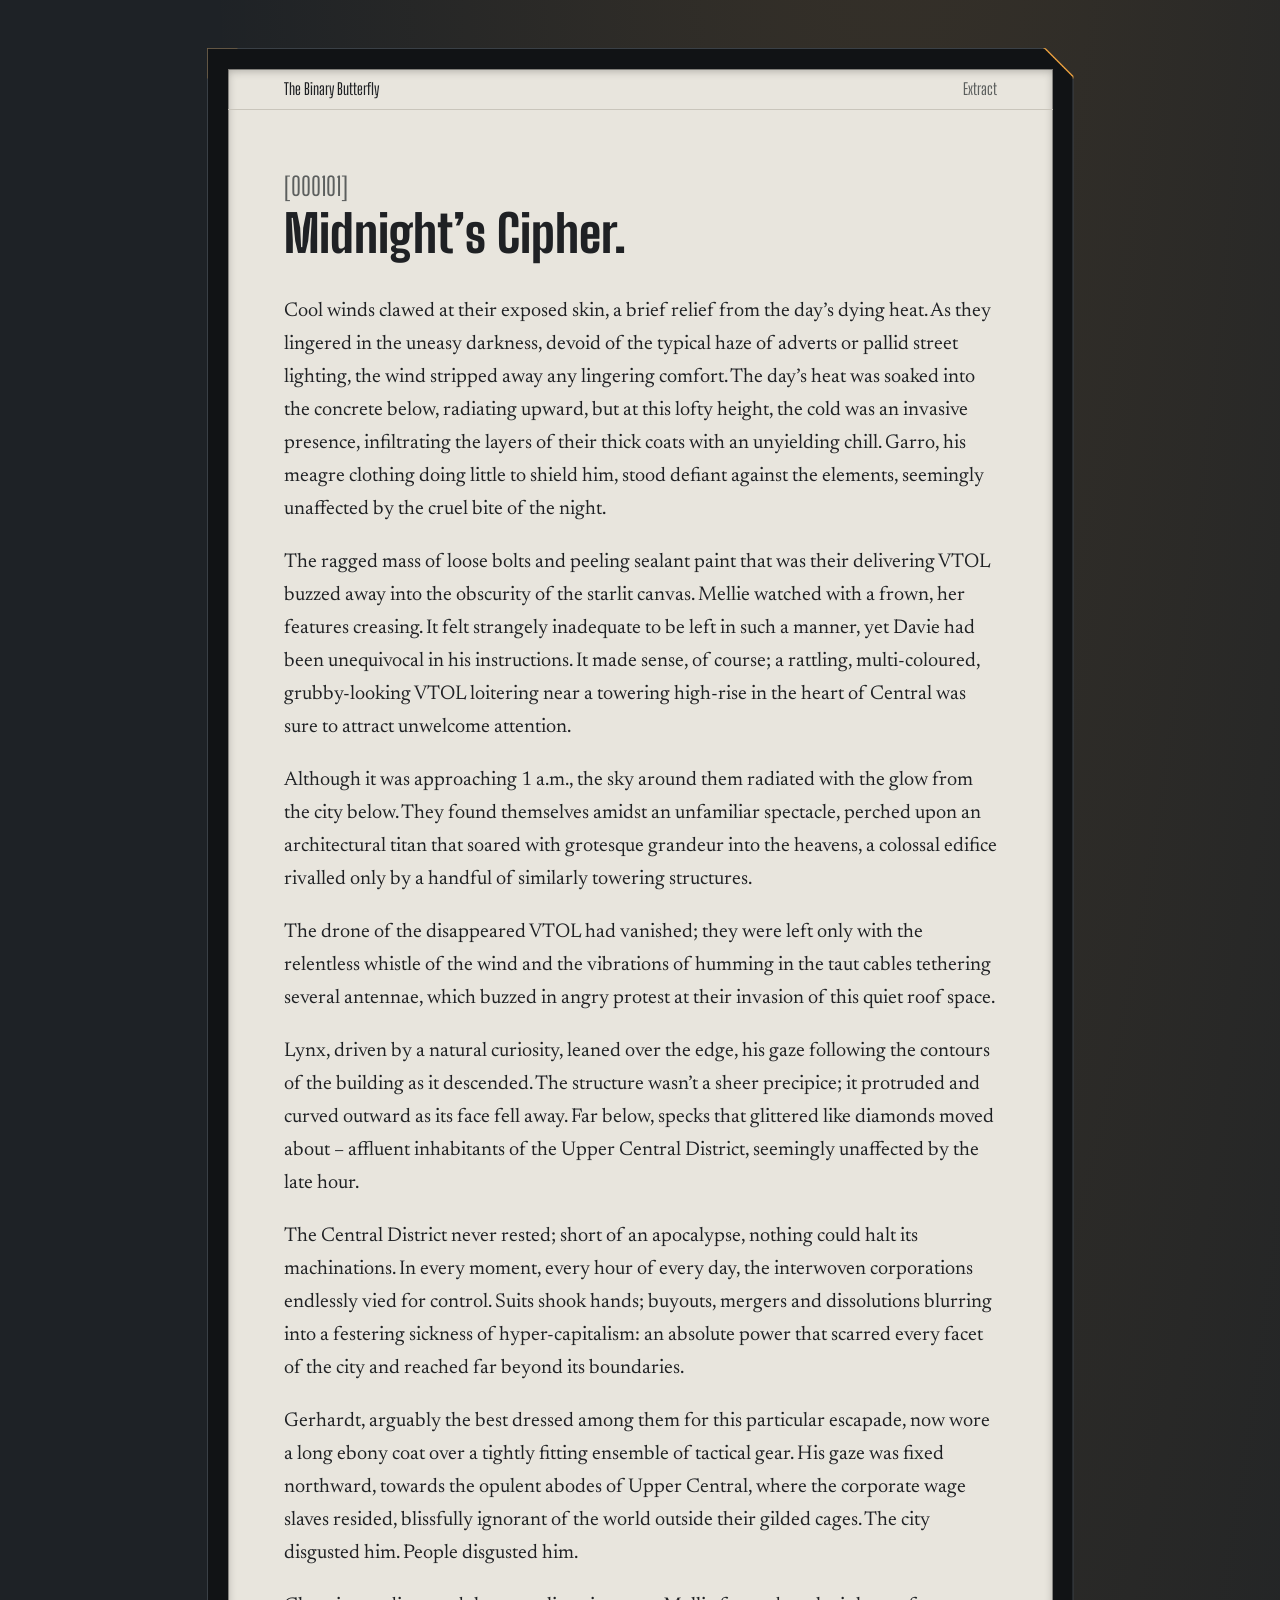
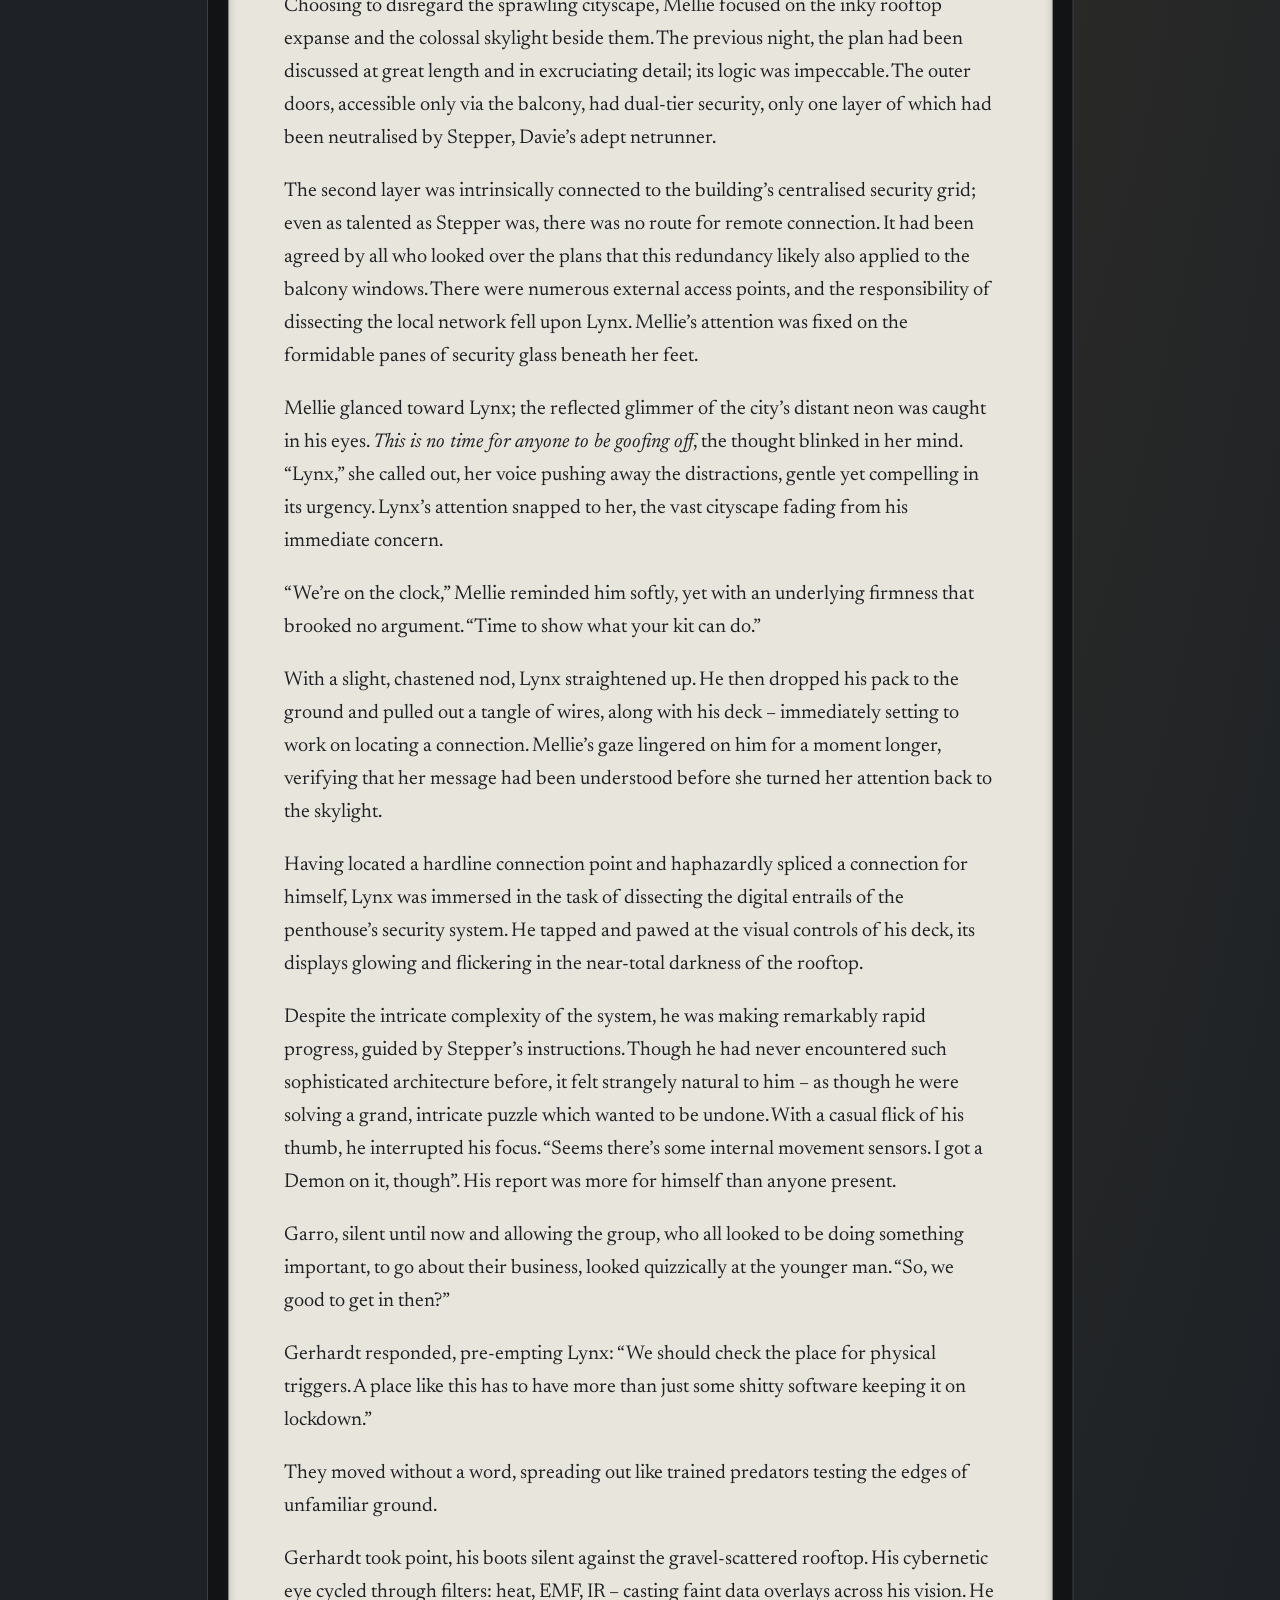
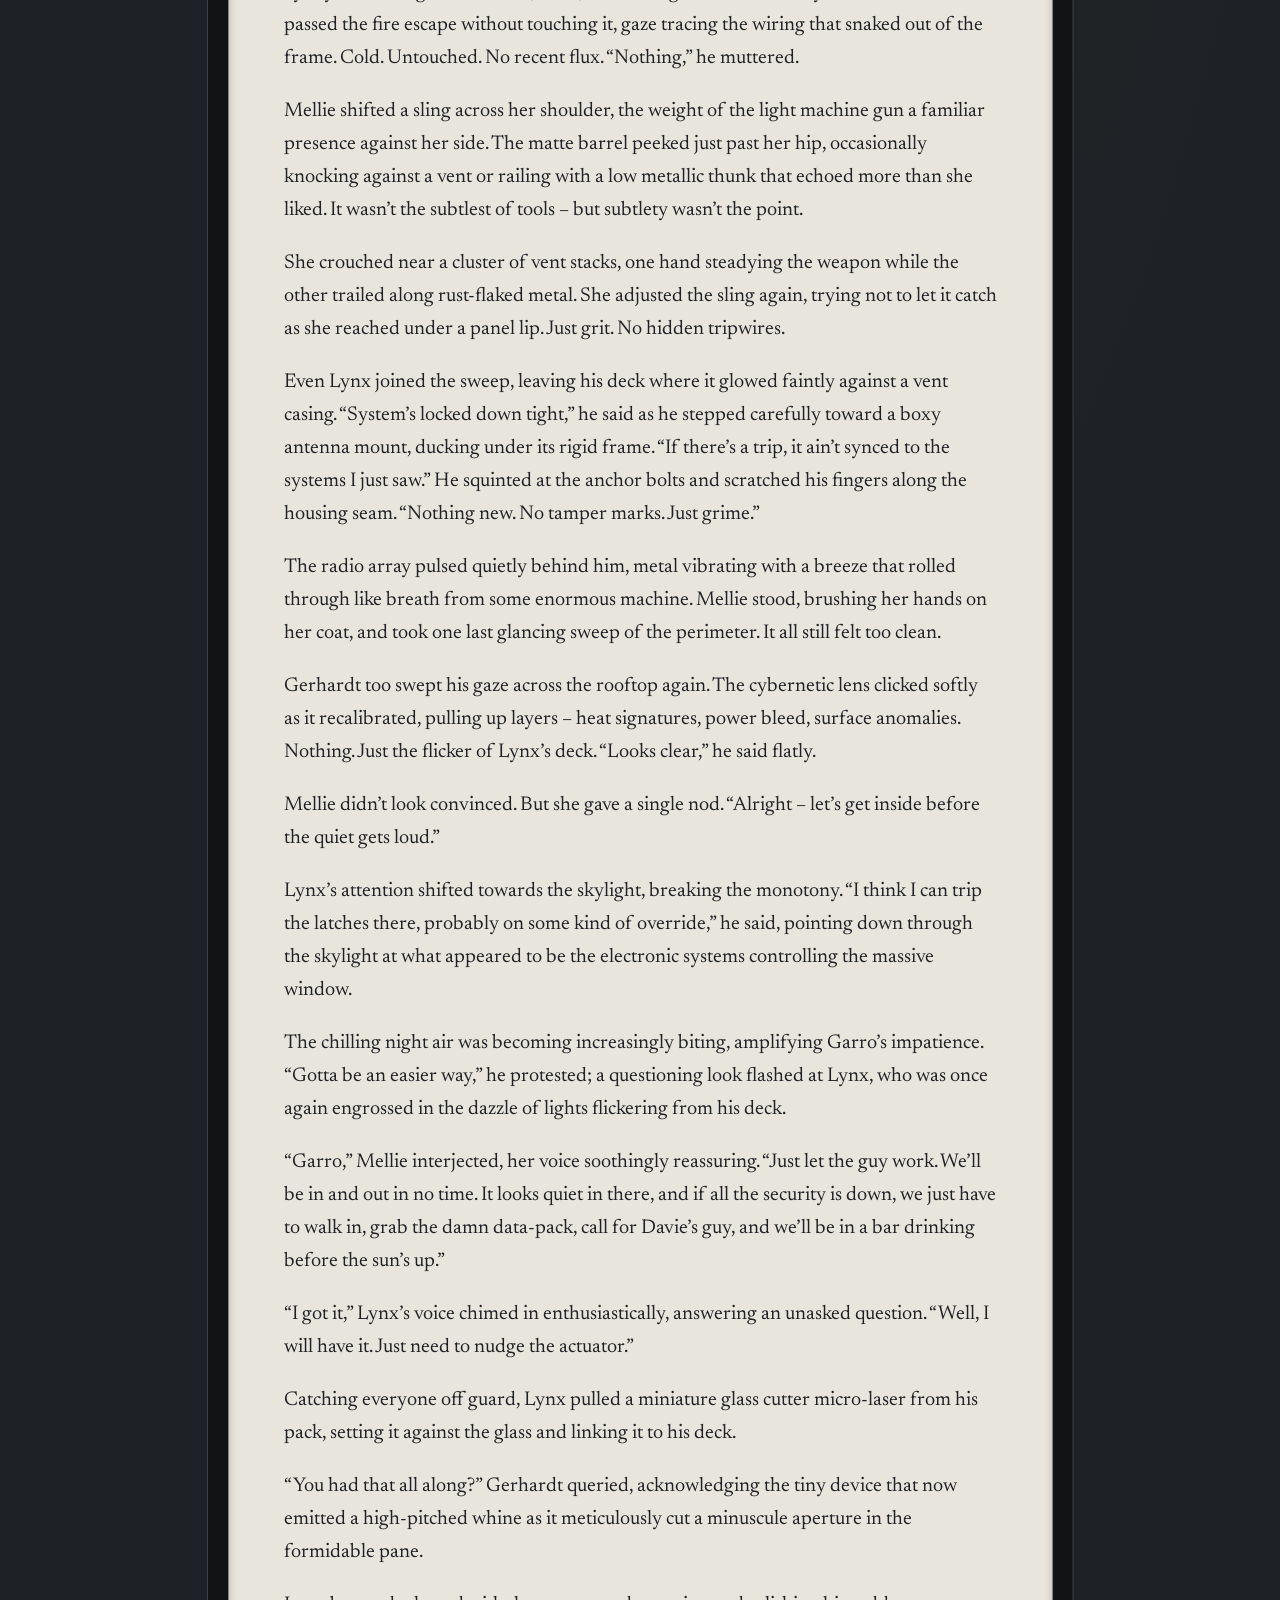
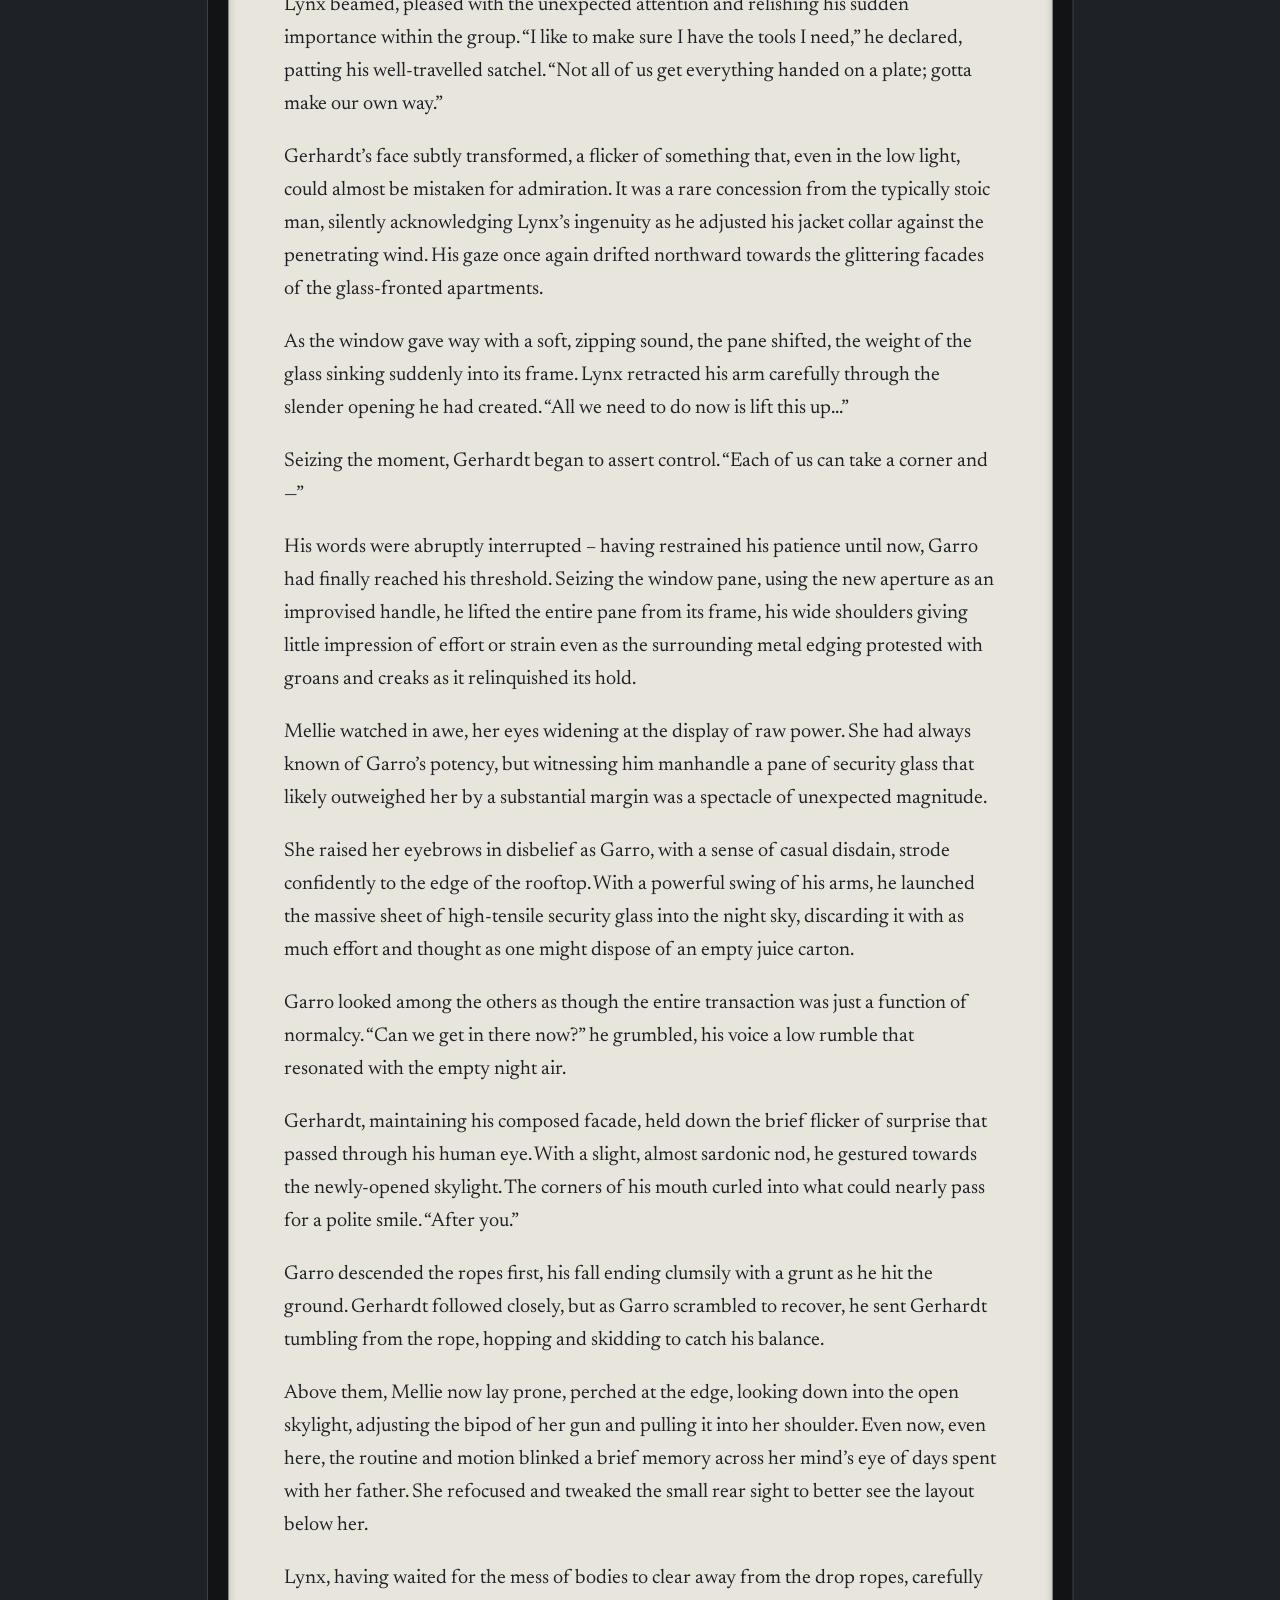
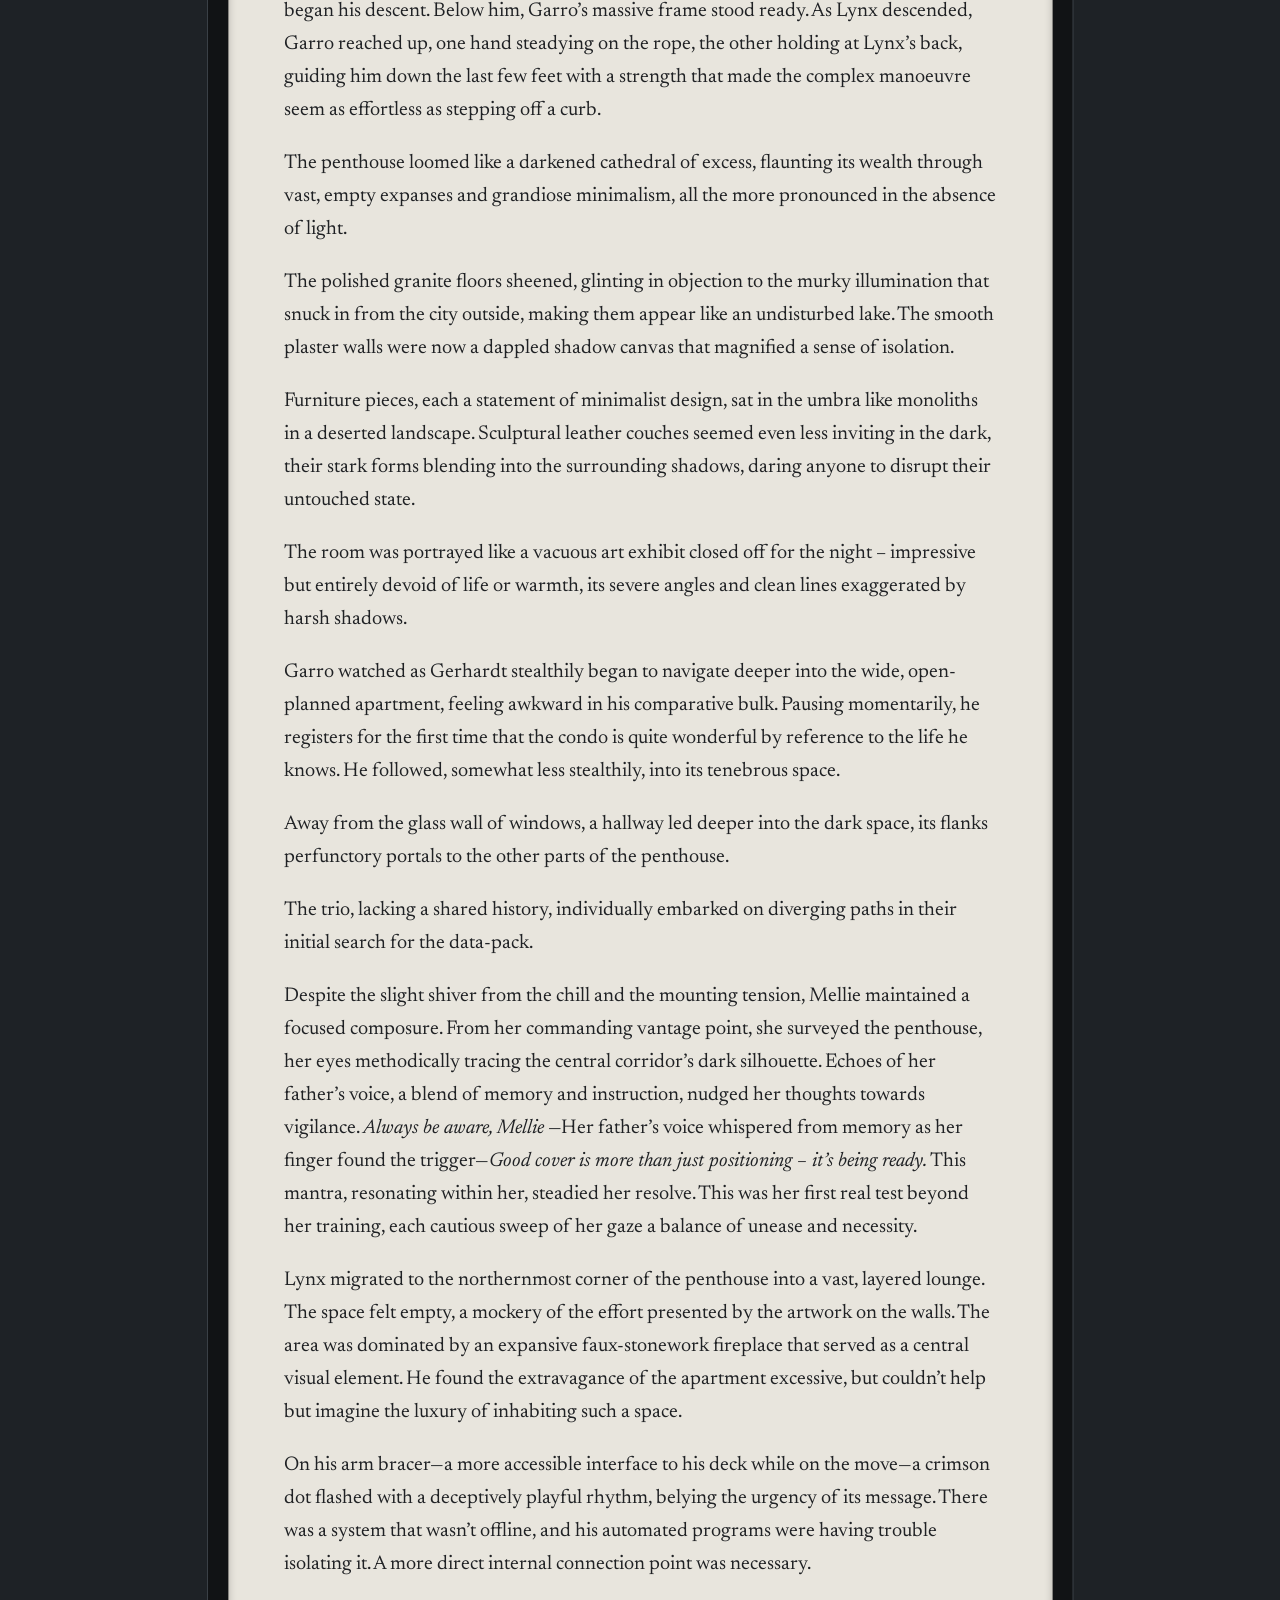
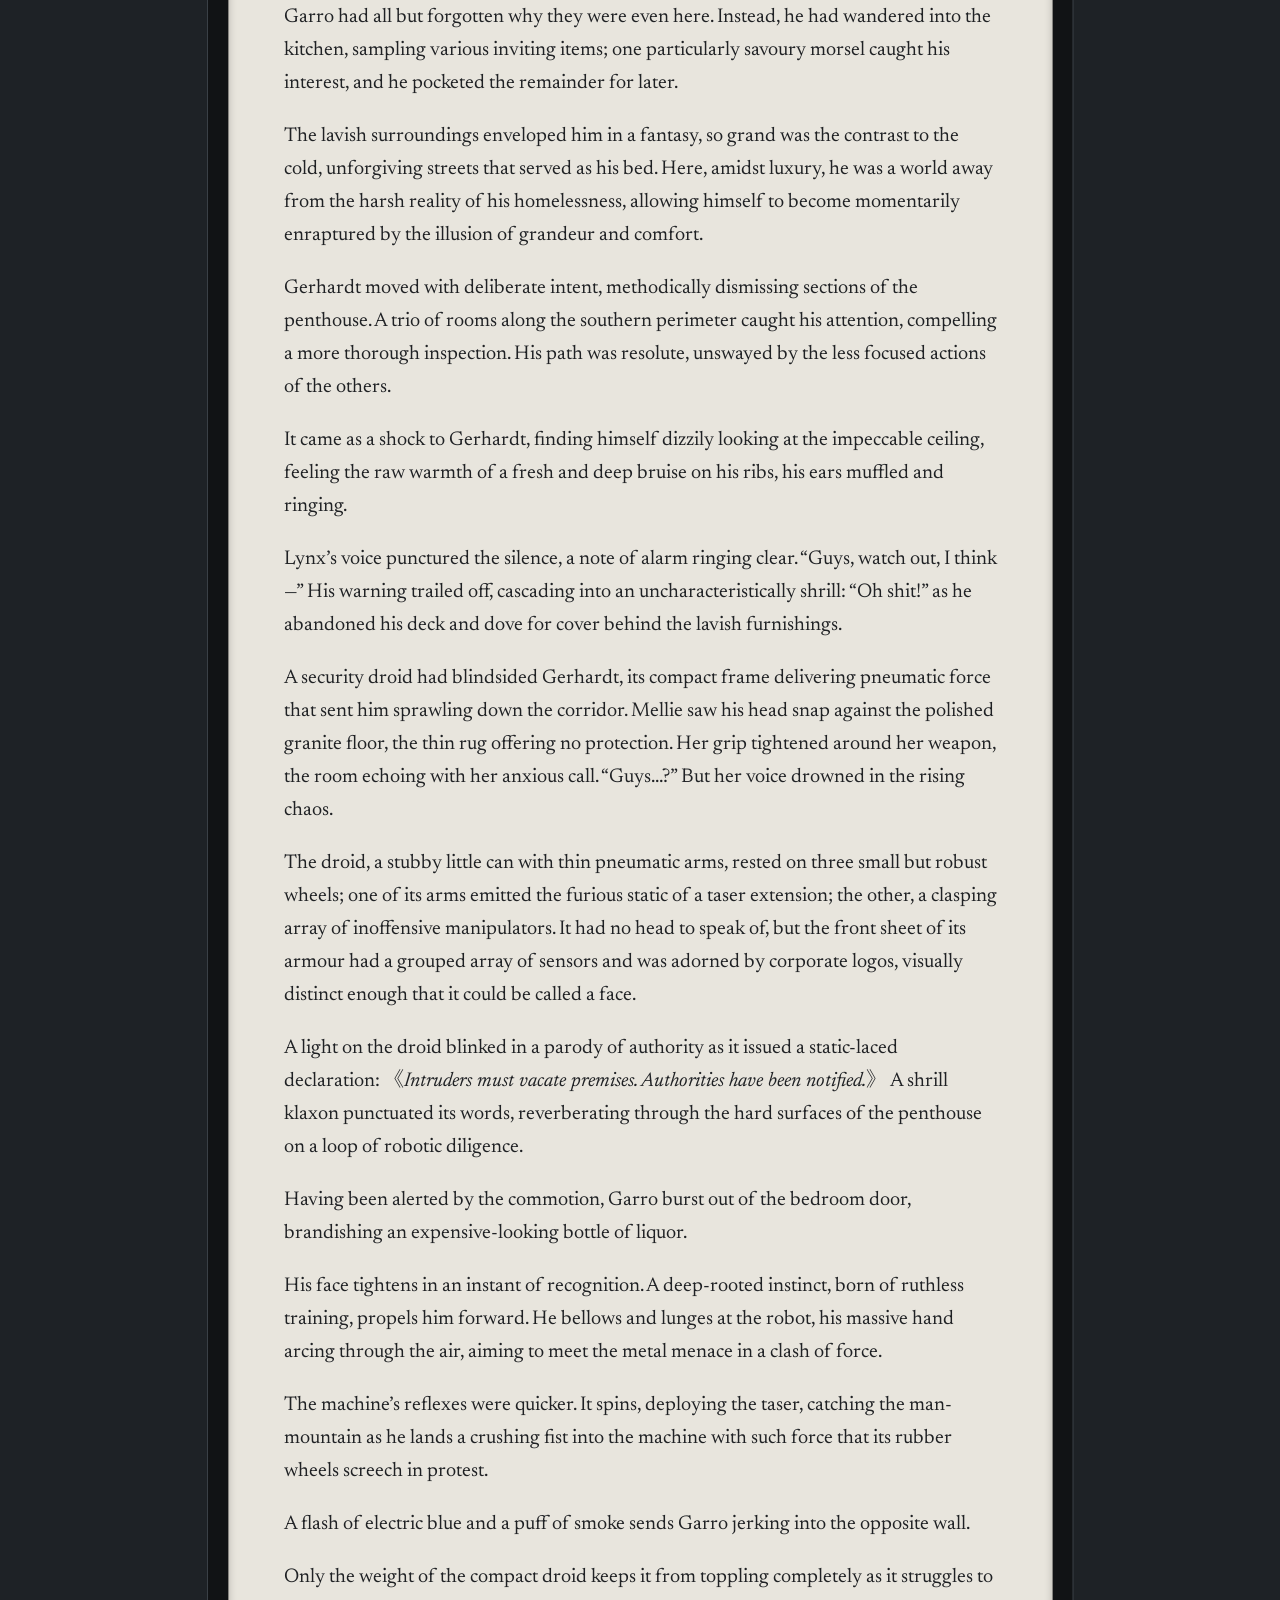
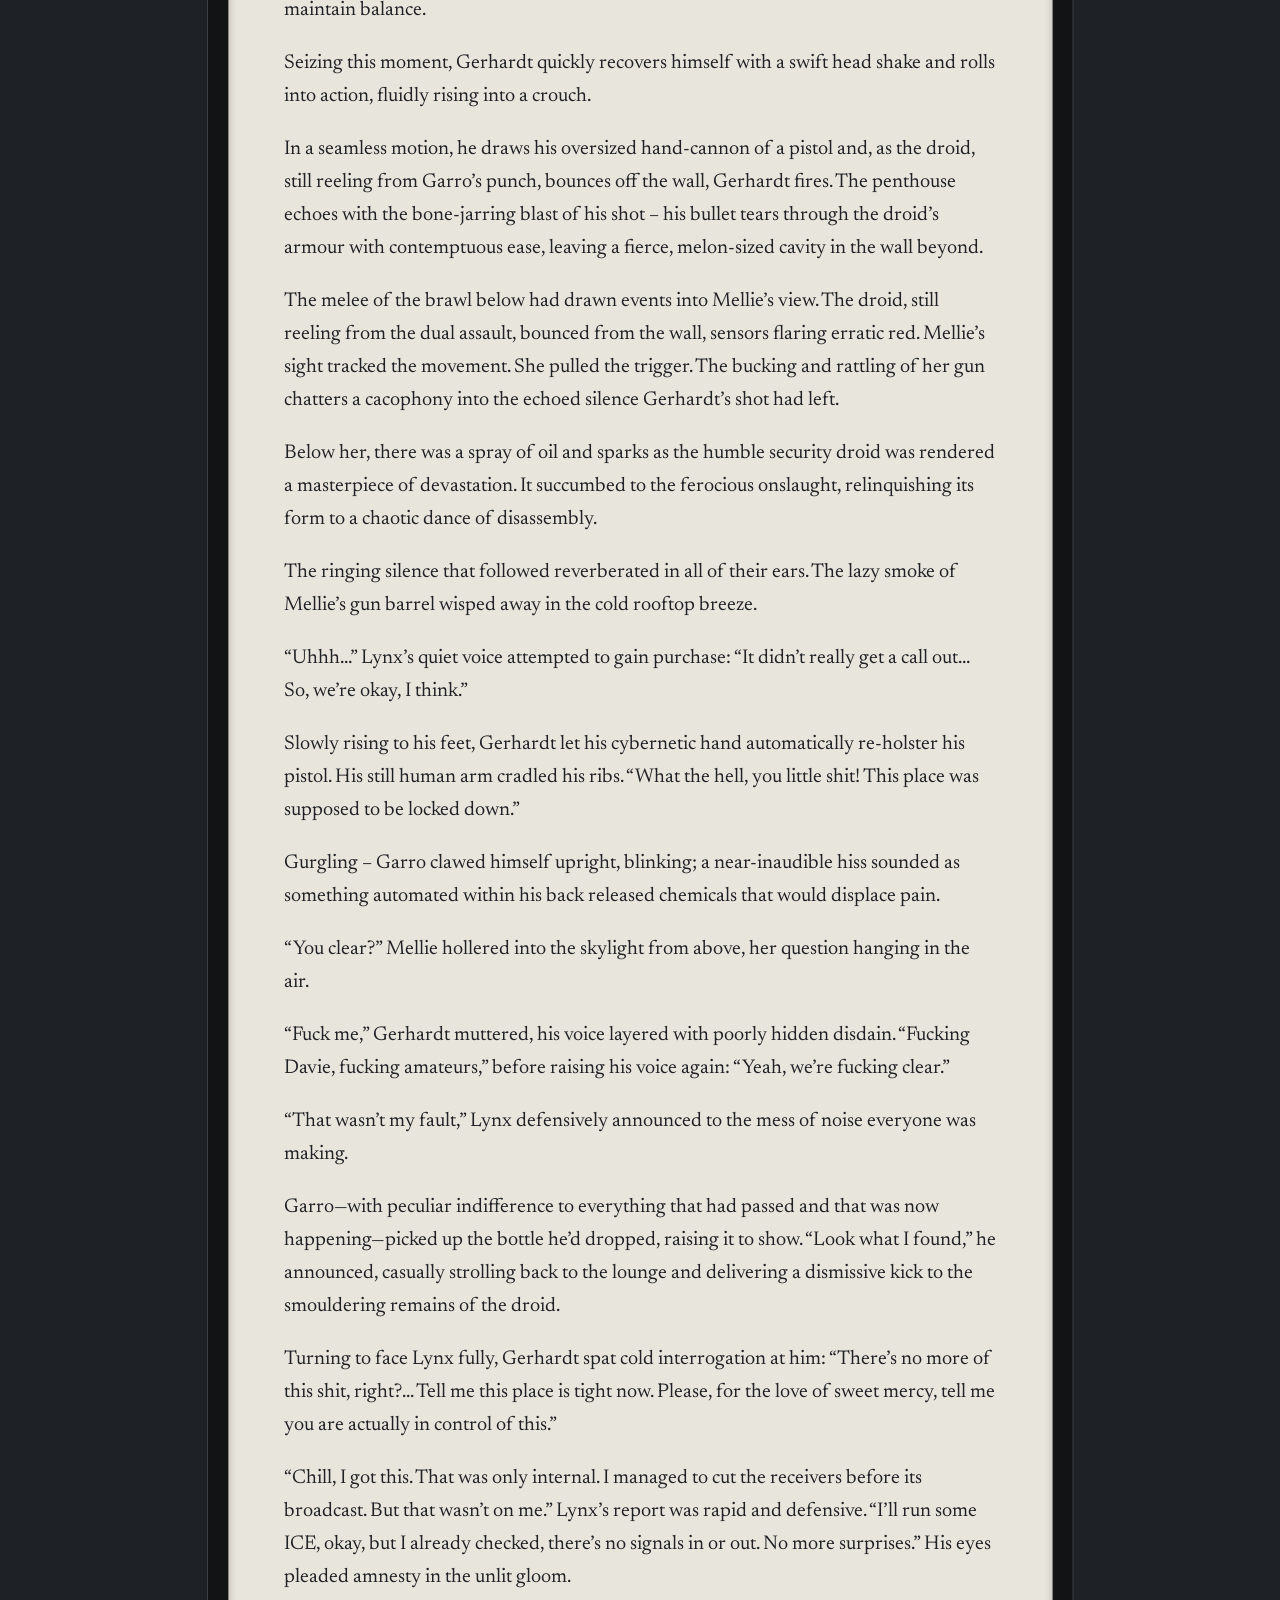
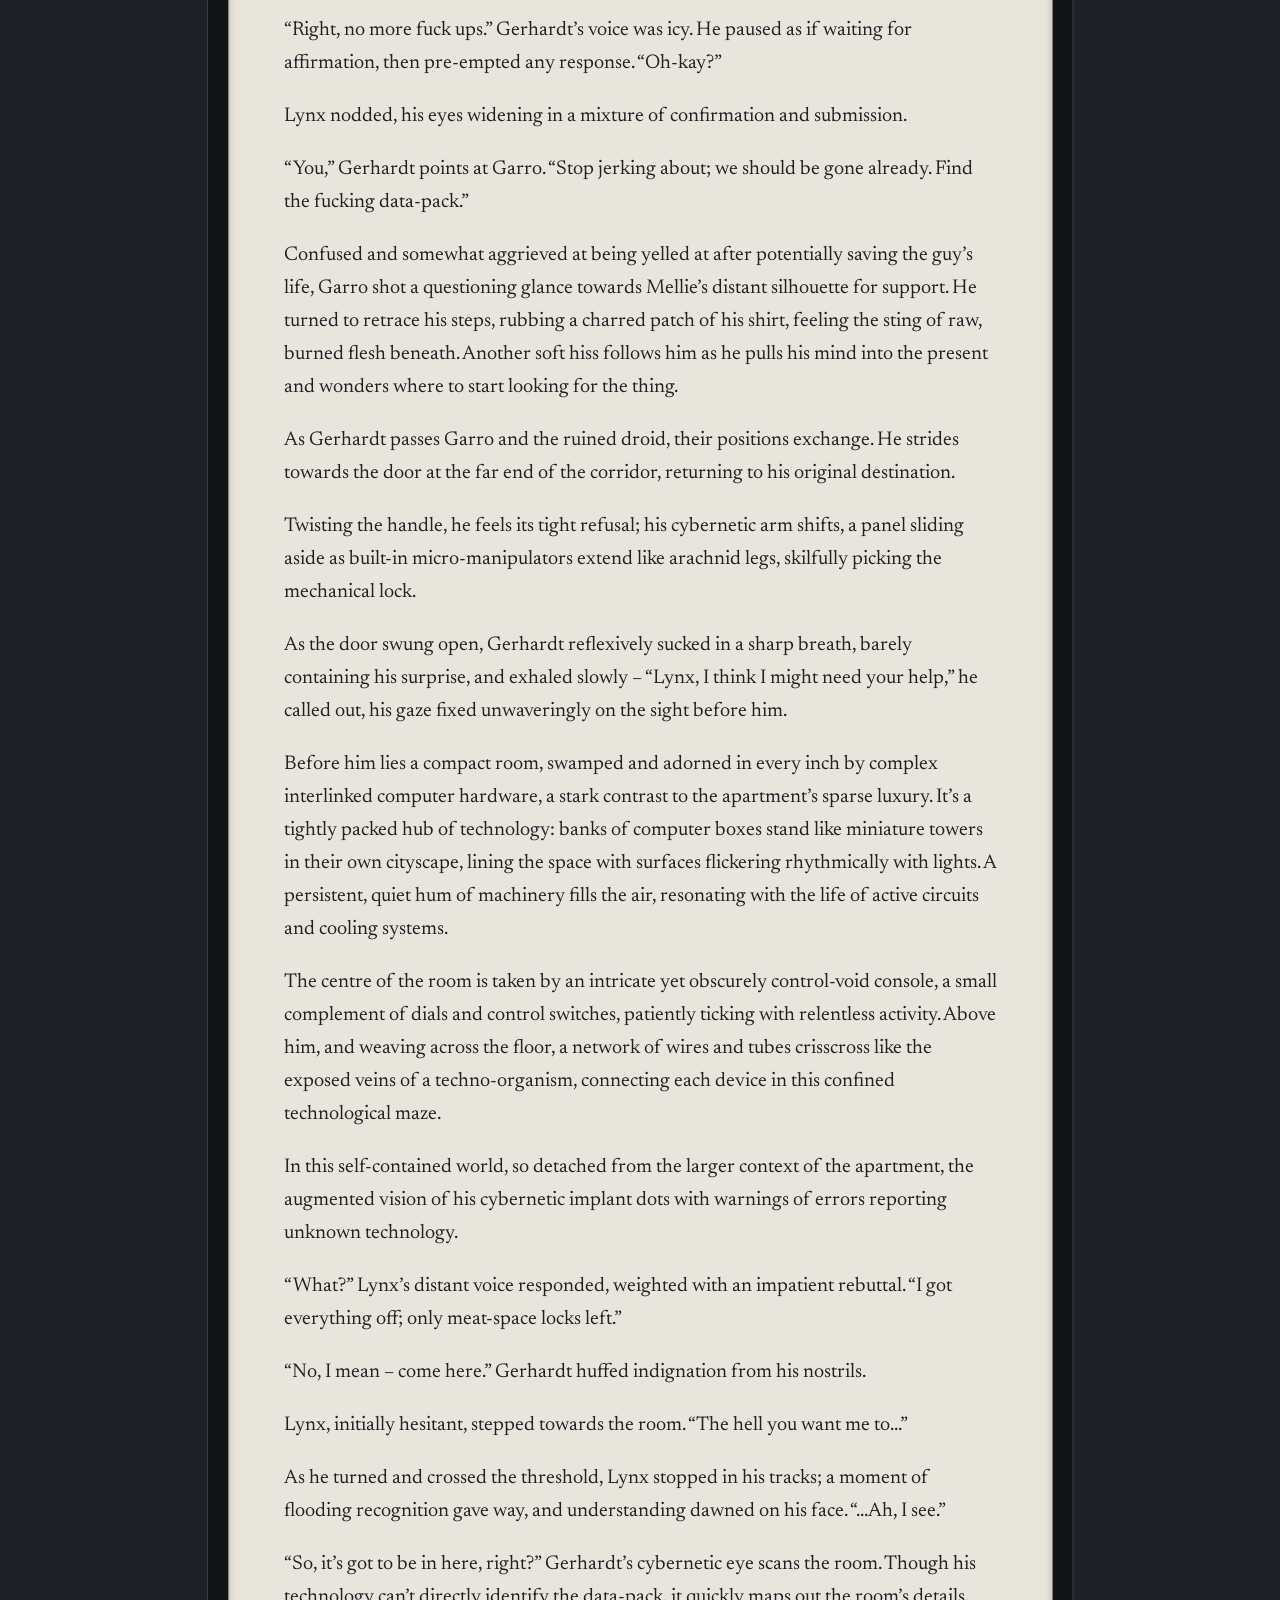
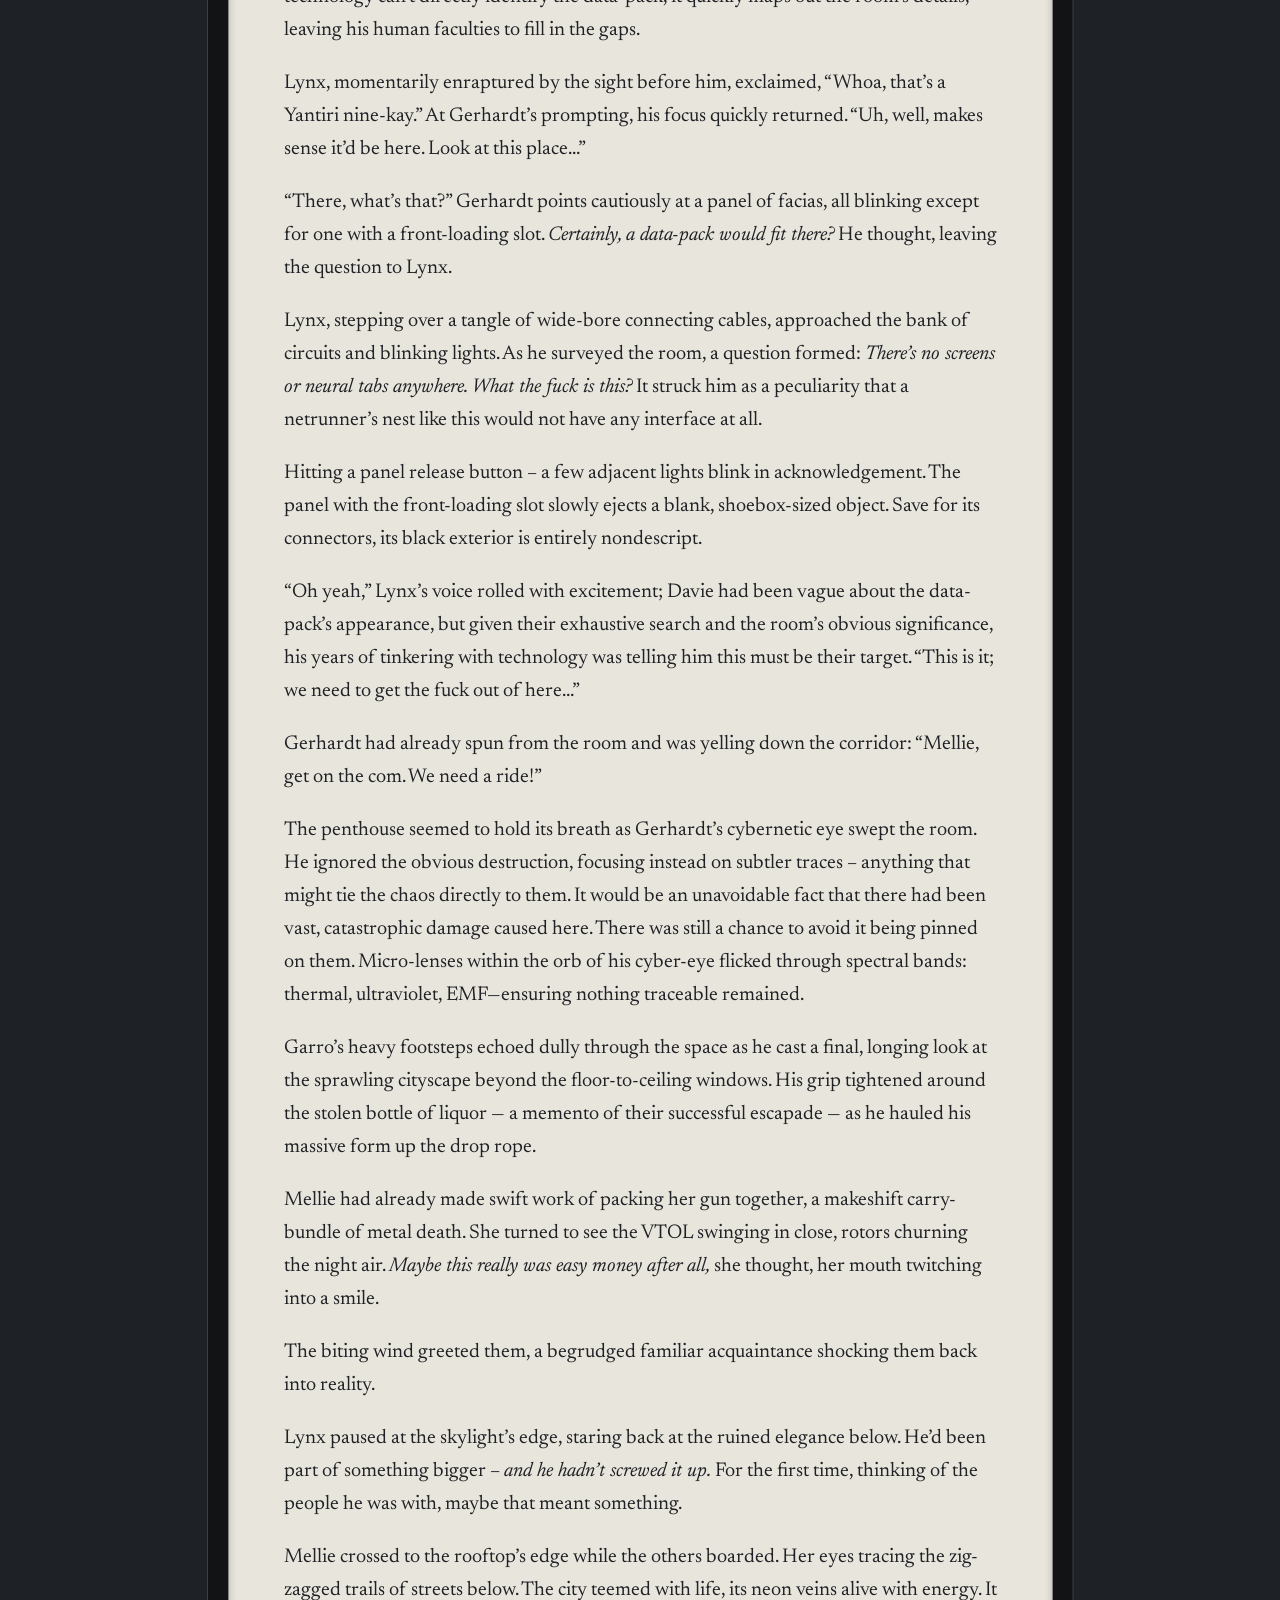
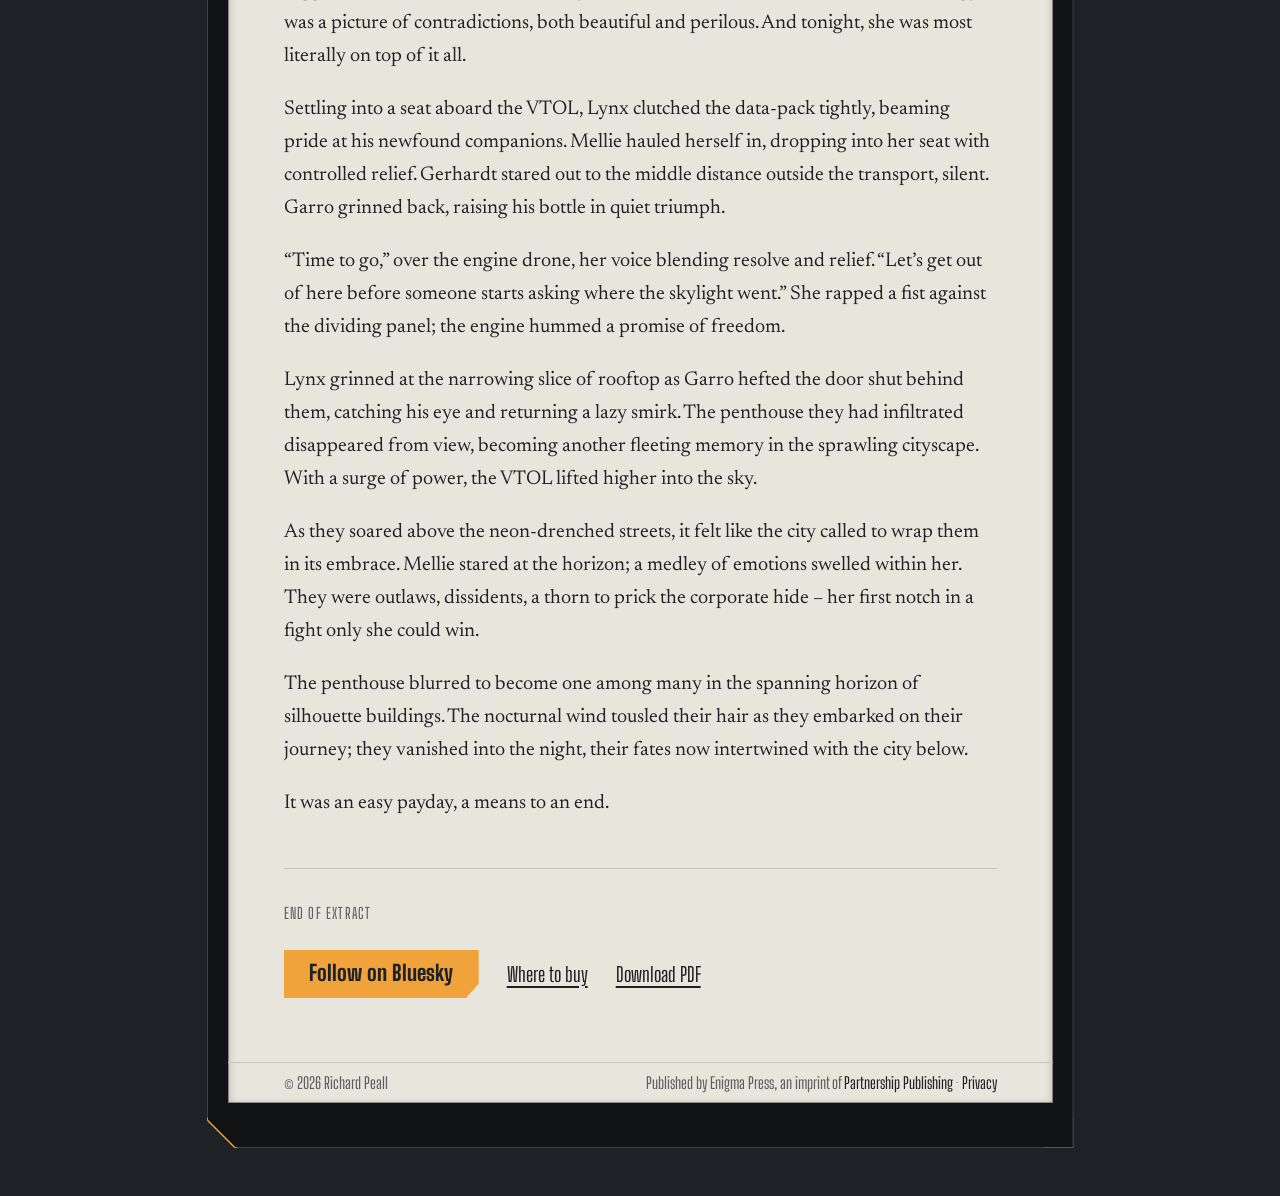
<file: extract/index.html>
<!DOCTYPE html>
<html lang="en-GB">
<head>
<meta charset="utf-8">
<meta name="viewport" content="width=device-width, initial-scale=1">
<title>Read an extract: Midnight’s Cipher | The Binary Butterfly by Richard Peall</title>
<meta name="description" content="Read the opening chapter of The Binary Butterfly, a cyberpunk novel by Richard Peall. Join the crew on their first job.">
<link rel="canonical" href="https://thebinarybutterfly.online/extract/">

<meta property="og:type" content="article">
<meta property="og:site_name" content="The Binary Butterfly">
<meta property="og:title" content="Read an extract: Midnight’s Cipher">
<meta property="og:description" content="The opening chapter of The Binary Butterfly by Richard Peall. Join the crew on their first job.">
<meta property="og:url" content="https://thebinarybutterfly.online/extract/">
<meta property="og:image" content="https://thebinarybutterfly.online/images/TBB-COVER.jpg">
<meta property="og:image:width" content="800">
<meta property="og:image:height" content="1200">
<meta property="og:image:alt" content="Cover of The Binary Butterfly by Richard Peall">
<meta name="twitter:card" content="summary_large_image">
<meta name="twitter:title" content="Read an extract: Midnight’s Cipher">
<meta name="twitter:description" content="The opening chapter of The Binary Butterfly by Richard Peall. Join the crew on their first job.">
<meta name="twitter:image" content="https://thebinarybutterfly.online/images/TBB-COVER.jpg">
<meta name="twitter:image:alt" content="Cover of The Binary Butterfly by Richard Peall">

<link rel="preconnect" href="https://fonts.googleapis.com">
<link rel="preconnect" href="https://fonts.gstatic.com" crossorigin>
<link href="https://fonts.googleapis.com/css2?family=Big+Shoulders+Display:wght@500;800&family=Newsreader:ital,opsz,wght@0,6..72,400;0,6..72,600;1,6..72,400&display=swap" rel="stylesheet">
<!-- Just the 《》 brackets, which Newsreader lacks, so they render the same everywhere -->
<link href="https://fonts.googleapis.com/css2?family=Noto+Serif+SC&text=%E3%80%8A%E3%80%8B&display=swap" rel="stylesheet">

<style>
/* ---------- Site tokens (as the home page) plus the e-reader screen ---------- */
:root {
  --concrete: #1E2226;
  --seam:     #3A4046;
  --sodium:   #F0A23B;

  --screen:   #E8E5DD;   /* e-ink paper */
  --ink:      #1F2124;
  --ink-soft: #5C5F5E;
  --rule:     #C9C5BB;
  --hover:    #8A4F00;
  --focus:    #1F2124;

  --display: "Big Shoulders Display", "Arial Narrow", "Helvetica Neue", sans-serif;
  --text:    "Newsreader", "Noto Serif SC", Georgia, "Times New Roman", serif;
  --cut: 1.75rem;
  --chamfer: polygon(0 0, calc(100% - var(--cut)) 0, 100% var(--cut), 100% 100%, var(--cut) 100%, 0 calc(100% - var(--cut)));
}
/* Night mode, as an e-reader would offer it */
@media (prefers-color-scheme: dark) {
  :root {
    --screen:   #16181A;
    --ink:      #D3CFC6;
    --ink-soft: #8C9290;
    --rule:     #2E3338;
    --hover:    #F0A23B;
    --focus:    #6FC2B0;
  }
}

*, *::before, *::after { box-sizing: border-box; }
body {
  margin: 0;
  background: var(--concrete) radial-gradient(ellipse 80% 50% at 70% -10%, rgba(240,162,59,.14), transparent 70%) no-repeat;
  color: var(--ink);
  font-family: var(--text);
  font-size: clamp(1.05rem, 1rem + .35vw, 1.25rem);
  line-height: 1.65;
  -webkit-text-size-adjust: 100%;
}
a { color: inherit; text-underline-offset: .2em; }
a:hover { color: var(--hover); }
:focus-visible { outline: 2px solid var(--focus); outline-offset: 3px; }

/* ---------- The device: a 1px seam frame with sodium cut corners, a dark bezel, then the screen ---------- */
.device {
  max-width: calc(65ch + 2 * clamp(1.5rem, 5vw, 3.5rem) + 2.5rem);
  margin: clamp(1.5rem, 4vw, 3rem) auto;
  padding: 1px;
  background:
    linear-gradient(225deg, var(--sodium) calc(var(--cut) * .7071 + 2px), transparent 0),
    linear-gradient(45deg,  var(--sodium) calc(var(--cut) * .7071 + 2px), transparent 0),
    var(--seam);
  clip-path: var(--chamfer);
}
.bezel { background: #111315; padding: 1.25rem 1.25rem 2.75rem; clip-path: var(--chamfer); }
.screen { background: var(--screen); box-shadow: inset 0 0 0 1px rgba(0,0,0,.35), inset 0 2px 8px rgba(0,0,0,.25); }

/* Status bars at the top and bottom of the screen */
.status {
  display: flex; justify-content: space-between; align-items: baseline; gap: 1rem;
  padding: .6rem clamp(1.5rem, 5vw, 3.5rem);
  font-family: var(--display); font-weight: 500; font-size: 1rem; line-height: 1.3; color: var(--ink-soft);
}
header.status { border-bottom: 1px solid var(--rule); }
footer.status { border-top: 1px solid var(--rule); flex-wrap: wrap; }
.status a { color: var(--ink); text-decoration: none; }
.status a:hover { color: var(--hover); }

/* ---------- Reading column ---------- */
main { padding: clamp(2rem, 6vw, 4rem) clamp(1.5rem, 5vw, 3.5rem) clamp(2.5rem, 6vw, 4rem); }
article, .end { max-width: 65ch; margin: 0 auto; }
article p { margin: 0 0 1em; overflow-wrap: break-word; hyphens: manual; }
h1 {
  font-family: var(--display); font-weight: 800; color: var(--ink);
  font-size: clamp(2.2rem, 1.6rem + 2.5vw, 3.2rem); line-height: 1; margin: 0 0 2.25rem;
}
h1 .code { display: block; font-weight: 500; font-size: .5em; color: var(--ink-soft); margin-bottom: .5rem; font-variant-numeric: tabular-nums; }

/* ---------- End of extract ---------- */
.end { margin-top: 3rem; padding-top: 2rem; border-top: 1px solid var(--rule); display: flex; flex-wrap: wrap; align-items: center; gap: 1rem 1.75rem; }
.end-mark { flex-basis: 100%; margin: 0 0 .5rem; font-family: var(--display); font-weight: 500; color: var(--ink-soft); letter-spacing: .08em; text-transform: uppercase; font-size: .95rem; }
.btn {
  display: inline-block; background: var(--sodium); color: var(--concrete);
  font-family: var(--display); font-weight: 800; font-size: 1.35rem; line-height: 1.2;
  padding: .7rem 1.6rem; text-decoration: none;
  clip-path: polygon(0 0, 100% 0, 100% 70%, calc(100% - .8rem) 100%, 0 100%);
}
.btn:hover { background: var(--ink); color: var(--screen); }
.end .link { font-family: var(--display); font-weight: 500; font-size: 1.25rem; }
.print-only { display: none; }
.nowrap { white-space: nowrap; }

/* ---------- Phones: the phone is the device, so drop the frame ---------- */
@media (max-width: 640px) {
  body { background: var(--screen); }
  .device, .bezel { margin: 0; padding: 0; background: none; clip-path: none; max-width: none; }
  .screen { box-shadow: none; min-height: 100vh; }
}

/* ---------- Print / PDF: a plain A5 page ---------- */
@media print {
  :root { --screen: #fff; --ink: #000; --ink-soft: #444; --rule: #bbb; }
  @page { size: A5; margin: 16mm 15mm 18mm; }
  body { background: none; font-size: 10.5pt; line-height: 1.5; }
  .device, .bezel { margin: 0; padding: 0; background: none; clip-path: none; max-width: none; }
  .screen { box-shadow: none; }
  .status { padding: 0 0 2mm; }
  main { padding: 8mm 0 0; }
  article p { orphans: 2; widows: 2; }
  h1 { font-size: 22pt; margin-bottom: 8mm; }
  a:hover, .status a:hover { color: var(--ink); }
  .end a, .end-mark { display: none; }
  .print-only { display: block; margin: 0; }
  footer.status { padding: 2mm 0 0; }
}
</style>
</head>
<body>
<div class="device">
<div class="bezel">
<div class="screen">
  <header class="status">
    <a href="../">The Binary Butterfly</a>
    <span>Extract</span>
  </header>

  <main>
    <article>
      <h1><span class="code">[000101]</span> Midnight’s Cipher.</h1>
      <p>Cool winds clawed at their exposed skin, a brief relief from the day’s dying heat. As they lingered in the uneasy darkness, devoid of the typical haze of adverts or pallid street lighting, the wind stripped away any lingering comfort. The day’s heat was soaked into the concrete below, radiating upward, but at this lofty height, the cold was an invasive presence, infiltrating the layers of their thick coats with an unyielding chill. Garro, his meagre clothing doing little to shield him, stood defiant against the elements, seemingly unaffected by the cruel bite of the night.</p>
      <p>The ragged mass of loose bolts and peeling sealant paint that was their delivering VTOL buzzed away into the obscurity of the starlit canvas. Mellie watched with a frown, her features creasing. It felt strangely inadequate to be left in such a manner, yet Davie had been unequivocal in his instructions. It made sense, of course; a rattling, multi-coloured, grubby-looking VTOL loitering near a towering high-rise in the heart of Central was sure to attract unwelcome attention.</p>
      <p>Although it was approaching 1 a.m., the sky around them radiated with the glow from the city below. They found themselves amidst an unfamiliar spectacle, perched upon an architectural titan that soared with grotesque grandeur into the heavens, a colossal edifice rivalled only by a handful of similarly towering structures.</p>
      <p>The drone of the disappeared VTOL had vanished; they were left only with the relentless whistle of the wind and the vibrations of humming in the taut cables tethering several antennae, which buzzed in angry protest at their invasion of this quiet roof space.</p>
      <p>Lynx, driven by a natural curiosity, leaned over the edge, his gaze following the contours of the building as it descended. The structure wasn’t a sheer precipice; it protruded and curved outward as its face fell away. Far below, specks that glittered like diamonds moved about – affluent inhabitants of the Upper Central District, seemingly unaffected by the late hour.</p>
      <p>The Central District never rested; short of an apocalypse, nothing could halt its machinations. In every moment, every hour of every day, the interwoven corporations endlessly vied for control. Suits shook hands; buyouts, mergers and dissolutions blurring into a festering sickness of hyper-capitalism: an absolute power that scarred every facet of the city and reached far beyond its boundaries.</p>
      <p>Gerhardt, arguably the best dressed among them for this particular escapade, now wore a long ebony coat over a tightly fitting ensemble of tactical gear. His gaze was fixed northward, towards the opulent abodes of Upper Central, where the corporate wage slaves resided, blissfully ignorant of the world outside their gilded cages. The city disgusted him. People disgusted him.</p>
      <p>Choosing to disregard the sprawling cityscape, Mellie focused on the inky rooftop expanse and the colossal skylight beside them. The previous night, the plan had been discussed at great length and in excruciating detail; its logic was impeccable. The outer doors, accessible only via the balcony, had dual-tier security, only one layer of which had been neutralised by Stepper, Davie’s adept netrunner.</p>
      <p>The second layer was intrinsically connected to the building’s centralised security grid; even as talented as Stepper was, there was no route for remote connection. It had been agreed by all who looked over the plans that this redundancy likely also applied to the balcony windows. There were numerous external access points, and the responsibility of dissecting the local network fell upon Lynx. Mellie’s attention was fixed on the formidable panes of security glass beneath her feet.</p>
      <p>Mellie glanced toward Lynx; the reflected glimmer of the city’s distant neon was caught in his eyes. <em>This is no time for anyone to be goofing off</em>, the thought blinked in her mind. “Lynx,” she called out, her voice pushing away the distractions, gentle yet compelling in its urgency. Lynx’s attention snapped to her, the vast cityscape fading from his immediate concern.</p>
      <p>“We’re on the clock,” Mellie reminded him softly, yet with an underlying firmness that brooked no argument. “Time to show what your kit can do.”</p>
      <p>With a slight, chastened nod, Lynx straightened up. He then dropped his pack to the ground and pulled out a tangle of wires, along with his deck – immediately setting to work on locating a connection. Mellie’s gaze lingered on him for a moment longer, verifying that her message had been understood before she turned her attention back to the skylight.</p>
      <p>Having located a hardline connection point and haphazardly spliced a connection for himself, Lynx was immersed in the task of dissecting the digital entrails of the penthouse’s security system. He tapped and pawed at the visual controls of his deck, its displays glowing and flickering in the near-total darkness of the rooftop.</p>
      <p>Despite the intricate complexity of the system, he was making remarkably rapid progress, guided by Stepper’s instructions. Though he had never encountered such sophisticated architecture before, it felt strangely natural to him – as though he were solving a grand, intricate puzzle which wanted to be undone. With a casual flick of his thumb, he interrupted his focus. “Seems there’s some internal movement sensors. I got a Demon on it, though”. His report was more for himself than anyone present.</p>
      <p>Garro, silent until now and allowing the group, who all looked to be doing something important, to go about their business, looked quizzically at the younger man. “So, we good to get in then?”</p>
      <p>Gerhardt responded, pre-empting Lynx: “We should check the place for physical triggers. A place like this has to have more than just some shitty software keeping it on lockdown.”</p>
      <p>They moved without a word, spreading out like trained predators testing the edges of unfamiliar ground.</p>
      <p>Gerhardt took point, his boots silent against the gravel-scattered rooftop. His cybernetic eye cycled through filters: heat, EMF, IR – casting faint data overlays across his vision. He passed the fire escape without touching it, gaze tracing the wiring that snaked out of the frame. Cold. Untouched. No recent flux. “Nothing,” he muttered.</p>
      <p>Mellie shifted a sling across her shoulder, the weight of the light machine gun a familiar presence against her side. The matte barrel peeked just past her hip, occasionally knocking against a vent or railing with a low metallic thunk that echoed more than she liked. It wasn’t the subtlest of tools – but subtlety wasn’t the point.</p>
      <p>She crouched near a cluster of vent stacks, one hand steadying the weapon while the other trailed along rust-flaked metal. She adjusted the sling again, trying not to let it catch as she reached under a panel lip. Just grit. No hidden tripwires.</p>
      <p>Even Lynx joined the sweep, leaving his deck where it glowed faintly against a vent casing. “System’s locked down tight,” he said as he stepped carefully toward a boxy antenna mount, ducking under its rigid frame. “If there’s a trip, it ain’t synced to the systems I just saw.” He squinted at the anchor bolts and scratched his fingers along the housing seam. “Nothing new. No tamper marks. Just grime.”</p>
      <p>The radio array pulsed quietly behind him, metal vibrating with a breeze that rolled through like breath from some enormous machine. Mellie stood, brushing her hands on her coat, and took one last glancing sweep of the perimeter. It all still felt too clean.</p>
      <p>Gerhardt too swept his gaze across the rooftop again. The cybernetic lens clicked softly as it recalibrated, pulling up layers – heat signatures, power bleed, surface anomalies. Nothing. Just the flicker of Lynx’s deck. “Looks clear,” he said flatly.</p>
      <p>Mellie didn’t look convinced. But she gave a single nod. “Alright – let’s get inside before the quiet gets loud.”</p>
      <p>Lynx’s attention shifted towards the skylight, breaking the monotony. “I think I can trip the latches there, probably on some kind of override,” he said, pointing down through the skylight at what appeared to be the electronic systems controlling the massive window.</p>
      <p>The chilling night air was becoming increasingly biting, amplifying Garro’s impatience. “Gotta be an easier way,” he protested; a questioning look flashed at Lynx, who was once again engrossed in the dazzle of lights flickering from his deck.</p>
      <p>“Garro,” Mellie interjected, her voice soothingly reassuring. “Just let the guy work. We’ll be in and out in no time. It looks quiet in there, and if all the security is down, we just have to walk in, grab the damn data-pack, call for Davie’s guy, and we’ll be in a bar drinking before the sun’s up.”</p>
      <p>“I got it,” Lynx’s voice chimed in enthusiastically, answering an unasked question. “Well, I will have it. Just need to nudge the actuator.”</p>
      <p>Catching everyone off guard, Lynx pulled a miniature glass cutter micro-laser from his pack, setting it against the glass and linking it to his deck.</p>
      <p>“You had that all along?” Gerhardt queried, acknowledging the tiny device that now emitted a high-pitched whine as it meticulously cut a minuscule aperture in the formidable pane.</p>
      <p>Lynx beamed, pleased with the unexpected attention and relishing his sudden importance within the group. “I like to make sure I have the tools I need,” he declared, patting his well-travelled satchel. “Not all of us get everything handed on a plate; gotta make our own way.”</p>
      <p>Gerhardt’s face subtly transformed, a flicker of something that, even in the low light, could almost be mistaken for admiration. It was a rare concession from the typically stoic man, silently acknowledging Lynx’s ingenuity as he adjusted his jacket collar against the penetrating wind. His gaze once again drifted northward towards the glittering facades of the glass-fronted apartments.</p>
      <p>As the window gave way with a soft, zipping sound, the pane shifted, the weight of the glass sinking suddenly into its frame. Lynx retracted his arm carefully through the slender opening he had created. “All we need to do now is lift this up...”</p>
      <p>Seizing the moment, Gerhardt began to assert control. “Each of us can take a corner and—”</p>
      <p>His words were abruptly interrupted – having restrained his patience until now, Garro had finally reached his threshold. Seizing the window pane, using the new aperture as an improvised handle, he lifted the entire pane from its frame, his wide shoulders giving little impression of effort or strain even as the surrounding metal edging protested with groans and creaks as it relinquished its hold.</p>
      <p>Mellie watched in awe, her eyes widening at the display of raw power. She had always known of Garro’s potency, but witnessing him manhandle a pane of security glass that likely outweighed her by a substantial margin was a spectacle of unexpected magnitude.</p>
      <p>She raised her eyebrows in disbelief as Garro, with a sense of casual disdain, strode confidently to the edge of the rooftop. With a powerful swing of his arms, he launched the massive sheet of high-tensile security glass into the night sky, discarding it with as much effort and thought as one might dispose of an empty juice carton.</p>
      <p>Garro looked among the others as though the entire transaction was just a function of normalcy. “Can we get in there now?” he grumbled, his voice a low rumble that resonated with the empty night air.</p>
      <p>Gerhardt, maintaining his composed facade, held down the brief flicker of surprise that passed through his human eye. With a slight, almost sardonic nod, he gestured towards the newly-opened skylight. The corners of his mouth curled into what could nearly pass for a polite smile. “After you.”</p>
      <p>Garro descended the ropes first, his fall ending clumsily with a grunt as he hit the ground. Gerhardt followed closely, but as Garro scrambled to recover, he sent Gerhardt tumbling from the rope, hopping and skidding to catch his balance.</p>
      <p>Above them, Mellie now lay prone, perched at the edge, looking down into the open skylight, adjusting the bipod of her gun and pulling it into her shoulder. Even now, even here, the routine and motion blinked a brief memory across her mind’s eye of days spent with her father. She refocused and tweaked the small rear sight to better see the layout below her.</p>
      <p>Lynx, having waited for the mess of bodies to clear away from the drop ropes, carefully began his descent. Below him, Garro’s massive frame stood ready. As Lynx descended, Garro reached up, one hand steadying on the rope, the other holding at Lynx’s back, guiding him down the last few feet with a strength that made the complex manoeuvre seem as effortless as stepping off a curb.</p>
      <p>The penthouse loomed like a darkened cathedral of excess, flaunting its wealth through vast, empty expanses and grandiose minimalism, all the more pronounced in the absence of light.</p>
      <p>The polished granite floors sheened, glinting in objection to the murky illumination that snuck in from the city outside, making them appear like an undisturbed lake. The smooth plaster walls were now a dappled shadow canvas that magnified a sense of isolation.</p>
      <p>Furniture pieces, each a statement of minimalist design, sat in the umbra like monoliths in a deserted landscape. Sculptural leather couches seemed even less inviting in the dark, their stark forms blending into the surrounding shadows, daring anyone to disrupt their untouched state.</p>
      <p>The room was portrayed like a vacuous art exhibit closed off for the night – impressive but entirely devoid of life or warmth, its severe angles and clean lines exaggerated by harsh shadows.</p>
      <p>Garro watched as Gerhardt stealthily began to navigate deeper into the wide, open-planned apartment, feeling awkward in his comparative bulk. Pausing momentarily, he registers for the first time that the condo is quite wonderful by reference to the life he knows. He followed, somewhat less stealthily, into its tenebrous space.</p>
      <p>Away from the glass wall of windows, a hallway led deeper into the dark space, its flanks perfunctory portals to the other parts of the penthouse.</p>
      <p>The trio, lacking a shared history, individually embarked on diverging paths in their initial search for the data-pack.</p>
      <p>Despite the slight shiver from the chill and the mounting tension, Mellie maintained a focused composure. From her commanding vantage point, she surveyed the penthouse, her eyes methodically tracing the central corridor’s dark silhouette. Echoes of her father’s voice, a blend of memory and instruction, nudged her thoughts towards vigilance. <em>Always be aware, Mellie</em> —Her father’s voice whispered from memory as her finger found the trigger—<em>Good cover is more than just positioning – it’s being ready.</em> This mantra, resonating within her, steadied her resolve. This was her first real test beyond her training, each cautious sweep of her gaze a balance of unease and necessity.</p>
      <p>Lynx migrated to the northernmost corner of the penthouse into a vast, layered lounge. The space felt empty, a mockery of the effort presented by the artwork on the walls. The area was dominated by an expansive faux-stonework fireplace that served as a central visual element. He found the extravagance of the apartment excessive, but couldn’t help but imagine the luxury of inhabiting such a space.</p>
      <p>On his arm bracer—a more accessible interface to his deck while on the move—a crimson dot flashed with a deceptively playful rhythm, belying the urgency of its message. There was a system that wasn’t offline, and his automated programs were having trouble isolating it. A more direct internal connection point was necessary.</p>
      <p>Garro had all but forgotten why they were even here. Instead, he had wandered into the kitchen, sampling various inviting items; one particularly savoury morsel caught his interest, and he pocketed the remainder for later.</p>
      <p>The lavish surroundings enveloped him in a fantasy, so grand was the contrast to the cold, unforgiving streets that served as his bed. Here, amidst luxury, he was a world away from the harsh reality of his homelessness, allowing himself to become momentarily enraptured by the illusion of grandeur and comfort.</p>
      <p>Gerhardt moved with deliberate intent, methodically dismissing sections of the penthouse. A trio of rooms along the southern perimeter caught his attention, compelling a more thorough inspection. His path was resolute, unswayed by the less focused actions of the others.</p>
      <p>It came as a shock to Gerhardt, finding himself dizzily looking at the impeccable ceiling, feeling the raw warmth of a fresh and deep bruise on his ribs, his ears muffled and ringing.</p>
      <p>Lynx’s voice punctured the silence, a note of alarm ringing clear. “Guys, watch out, I think—” His warning trailed off, cascading into an uncharacteristically shrill: “Oh shit!” as he abandoned his deck and dove for cover behind the lavish furnishings.</p>
      <p>A security droid had blindsided Gerhardt, its compact frame delivering pneumatic force that sent him sprawling down the corridor. Mellie saw his head snap against the polished granite floor, the thin rug offering no protection. Her grip tightened around her weapon, the room echoing with her anxious call. “Guys…?” But her voice drowned in the rising chaos.</p>
      <p>The droid, a stubby little can with thin pneumatic arms, rested on three small but robust wheels; one of its arms emitted the furious static of a taser extension; the other, a clasping array of inoffensive manipulators. It had no head to speak of, but the front sheet of its armour had a grouped array of sensors and was adorned by corporate logos, visually distinct enough that it could be called a face.</p>
      <p>A light on the droid blinked in a parody of authority as it issued a static-laced declaration: 《<em>Intruders must vacate premises. Authorities have been notified.</em>》 A shrill klaxon punctuated its words, reverberating through the hard surfaces of the penthouse on a loop of robotic diligence.</p>
      <p>Having been alerted by the commotion, Garro burst out of the bedroom door, brandishing an expensive-looking bottle of liquor.</p>
      <p>His face tightens in an instant of recognition. A deep-rooted instinct, born of ruthless training, propels him forward. He bellows and lunges at the robot, his massive hand arcing through the air, aiming to meet the metal menace in a clash of force.</p>
      <p>The machine’s reflexes were quicker. It spins, deploying the taser, catching the man-mountain as he lands a crushing fist into the machine with such force that its rubber wheels screech in protest.</p>
      <p>A flash of electric blue and a puff of smoke sends Garro jerking into the opposite wall.</p>
      <p>Only the weight of the compact droid keeps it from toppling completely as it struggles to maintain balance.</p>
      <p>Seizing this moment, Gerhardt quickly recovers himself with a swift head shake and rolls into action, fluidly rising into a crouch.</p>
      <p>In a seamless motion, he draws his oversized hand-cannon of a pistol and, as the droid, still reeling from Garro’s punch, bounces off the wall, Gerhardt fires. The penthouse echoes with the bone-jarring blast of his shot – his bullet tears through the droid’s armour with contemptuous ease, leaving a fierce, melon-sized cavity in the wall beyond.</p>
      <p>The melee of the brawl below had drawn events into Mellie’s view. The droid, still reeling from the dual assault, bounced from the wall, sensors flaring erratic red. Mellie’s sight tracked the movement. She pulled the trigger. The bucking and rattling of her gun chatters a cacophony into the echoed silence Gerhardt’s shot had left.</p>
      <p>Below her, there was a spray of oil and sparks as the humble security droid was rendered a masterpiece of devastation. It succumbed to the ferocious onslaught, relinquishing its form to a chaotic dance of disassembly.</p>
      <p>The ringing silence that followed reverberated in all of their ears. The lazy smoke of Mellie’s gun barrel wisped away in the cold rooftop breeze.</p>
      <p>“Uhhh…” Lynx’s quiet voice attempted to gain purchase: “It didn’t really get a call out… So, we’re okay, I think.”</p>
      <p>Slowly rising to his feet, Gerhardt let his cybernetic hand automatically re-holster his pistol. His still human arm cradled his ribs. “What the hell, you little shit! This place was supposed to be locked down.”</p>
      <p>Gurgling – Garro clawed himself upright, blinking; a near-inaudible hiss sounded as something automated within his back released chemicals that would displace pain.</p>
      <p>“You clear?” Mellie hollered into the skylight from above, her question hanging in the air.</p>
      <p>“Fuck me,” Gerhardt muttered, his voice layered with poorly hidden disdain. “Fucking Davie, fucking amateurs,” before raising his voice again: “Yeah, we’re fucking clear.”</p>
      <p>“That wasn’t my fault,” Lynx defensively announced to the mess of noise everyone was making.</p>
      <p>Garro—with peculiar indifference to everything that had passed and that was now happening—picked up the bottle he’d dropped, raising it to show. “Look what I found,” he announced, casually strolling back to the lounge and delivering a dismissive kick to the smouldering remains of the droid.</p>
      <p>Turning to face Lynx fully, Gerhardt spat cold interrogation at him: “There’s no more of this shit, right?... Tell me this place is tight now. Please, for the love of sweet mercy, tell me you are actually in control of this.”</p>
      <p>“Chill, I got this. That was only internal. I managed to cut the receivers before its broadcast. But that wasn’t on me.” Lynx’s report was rapid and defensive. “I’ll run some ICE, okay, but I already checked, there’s no signals in or out. No more surprises.” His eyes pleaded amnesty in the unlit gloom.</p>
      <p>“Right, no more fuck ups.” Gerhardt’s voice was icy. He paused as if waiting for affirmation, then pre-empted any response. “Oh-kay?”</p>
      <p>Lynx nodded, his eyes widening in a mixture of confirmation and submission.</p>
      <p>“You,” Gerhardt points at Garro. “Stop jerking about; we should be gone already. Find the fucking data-pack.”</p>
      <p>Confused and somewhat aggrieved at being yelled at after potentially saving the guy’s life, Garro shot a questioning glance towards Mellie’s distant silhouette for support. He turned to retrace his steps, rubbing a charred patch of his shirt, feeling the sting of raw, burned flesh beneath. Another soft hiss follows him as he pulls his mind into the present and wonders where to start looking for the thing.</p>
      <p>As Gerhardt passes Garro and the ruined droid, their positions exchange. He strides towards the door at the far end of the corridor, returning to his original destination.</p>
      <p>Twisting the handle, he feels its tight refusal; his cybernetic arm shifts, a panel sliding aside as built-in micro-manipulators extend like arachnid legs, skilfully picking the mechanical lock.</p>
      <p>As the door swung open, Gerhardt reflexively sucked in a sharp breath, barely containing his surprise, and exhaled slowly – “Lynx, I think I might need your help,” he called out, his gaze fixed unwaveringly on the sight before him.</p>
      <p>Before him lies a compact room, swamped and adorned in every inch by complex interlinked computer hardware, a stark contrast to the apartment’s sparse luxury. It’s a tightly packed hub of technology: banks of computer boxes stand like miniature towers in their own cityscape, lining the space with surfaces flickering rhythmically with lights. A persistent, quiet hum of machinery fills the air, resonating with the life of active circuits and cooling systems.</p>
      <p>The centre of the room is taken by an intricate yet obscurely control-void console, a small complement of dials and control switches, patiently ticking with relentless activity. Above him, and weaving across the floor, a network of wires and tubes crisscross like the exposed veins of a techno-organism, connecting each device in this confined technological maze.</p>
      <p>In this self-contained world, so detached from the larger context of the apartment, the augmented vision of his cybernetic implant dots with warnings of errors reporting unknown technology.</p>
      <p>“What?” Lynx’s distant voice responded, weighted with an impatient rebuttal. “I got everything off; only meat-space locks left.”</p>
      <p>“No, I mean – come here.” Gerhardt huffed indignation from his nostrils.</p>
      <p>Lynx, initially hesitant, stepped towards the room. “The hell you want me to…”</p>
      <p>As he turned and crossed the threshold, Lynx stopped in his tracks; a moment of flooding recognition gave way, and understanding dawned on his face. “…Ah, I see.”</p>
      <p>“So, it’s got to be in here, right?” Gerhardt’s cybernetic eye scans the room. Though his technology can’t directly identify the data-pack, it quickly maps out the room’s details, leaving his human faculties to fill in the gaps.</p>
      <p>Lynx, momentarily enraptured by the sight before him, exclaimed, “Whoa, that’s a Yantiri nine-kay.” At Gerhardt’s prompting, his focus quickly returned. “Uh, well, makes sense it’d be here. Look at this place…”</p>
      <p>“There, what’s that?” Gerhardt points cautiously at a panel of facias, all blinking except for one with a front-loading slot. <em>Certainly, a data-pack would fit there?</em> He thought, leaving the question to Lynx.</p>
      <p>Lynx, stepping over a tangle of wide-bore connecting cables, approached the bank of circuits and blinking lights. As he surveyed the room, a question formed: <em>There’s no screens or neural tabs anywhere. What the fuck is this?</em> It struck him as a peculiarity that a netrunner’s nest like this would not have any interface at all.</p>
      <p>Hitting a panel release button – a few adjacent lights blink in acknowledgement. The panel with the front-loading slot slowly ejects a blank, shoebox-sized object. Save for its connectors, its black exterior is entirely nondescript.</p>
      <p>“Oh yeah,” Lynx’s voice rolled with excitement; Davie had been vague about the data-pack’s appearance, but given their exhaustive search and the room’s obvious significance, his years of tinkering with technology was telling him this must be their target. “This is it; we need to get the fuck out of here…”</p>
      <p>Gerhardt had already spun from the room and was yelling down the corridor: “Mellie, get on the com. We need a ride!”</p>
      <p>The penthouse seemed to hold its breath as Gerhardt’s cybernetic eye swept the room. He ignored the obvious destruction, focusing instead on subtler traces – anything that might tie the chaos directly to them. It would be an unavoidable fact that there had been vast, catastrophic damage caused here. There was still a chance to avoid it being pinned on them. Micro-lenses within the orb of his cyber-eye flicked through spectral bands: thermal, ultraviolet, EMF—ensuring nothing traceable remained.</p>
      <p>Garro’s heavy footsteps echoed dully through the space as he cast a final, longing look at the sprawling cityscape beyond the floor-to-ceiling windows. His grip tightened around the stolen bottle of liquor — a memento of their successful escapade — as he hauled his massive form up the drop rope.</p>
      <p>Mellie had already made swift work of packing her gun together, a makeshift carry-bundle of metal death. She turned to see the VTOL swinging in close, rotors churning the night air. <em>Maybe this really was easy money after all,</em> she thought, her mouth twitching into a smile.</p>
      <p>The biting wind greeted them, a begrudged familiar acquaintance shocking them back into reality.</p>
      <p>Lynx paused at the skylight’s edge, staring back at the ruined elegance below. He’d been part of something bigger – <em>and he hadn’t screwed it up.</em> For the first time, thinking of the people he was with, maybe that meant something.</p>
      <p>Mellie crossed to the rooftop’s edge while the others boarded. Her eyes tracing the zig-zagged trails of streets below. The city teemed with life, its neon veins alive with energy. It was a picture of contradictions, both beautiful and perilous. And tonight, she was most literally on top of it all.</p>
      <p>Settling into a seat aboard the VTOL, Lynx clutched the data-pack tightly, beaming pride at his newfound companions. Mellie hauled herself in, dropping into her seat with controlled relief. Gerhardt stared out to the middle distance outside the transport, silent. Garro grinned back, raising his bottle in quiet triumph.</p>
      <p>“Time to go,” over the engine drone, her voice blending resolve and relief. “Let’s get out of here before someone starts asking where the skylight went.” She rapped a fist against the dividing panel; the engine hummed a promise of freedom.</p>
      <p>Lynx grinned at the narrowing slice of rooftop as Garro hefted the door shut behind them, catching his eye and returning a lazy smirk. The penthouse they had infiltrated disappeared from view, becoming another fleeting memory in the sprawling cityscape. With a surge of power, the VTOL lifted higher into the sky.</p>
      <p>As they soared above the neon-drenched streets, it felt like the city called to wrap them in its embrace. Mellie stared at the horizon; a medley of emotions swelled within her. They were outlaws, dissidents, a thorn to prick the corporate hide – her first notch in a fight only she could win.</p>
      <p>The penthouse blurred to become one among many in the spanning horizon of silhouette buildings. The nocturnal wind tousled their hair as they embarked on their journey; they vanished into the night, their fates now intertwined with the city below.</p>
      <p>It was an easy payday, a means to an end.</p>
    </article>

    <section class="end" aria-label="After the extract">
      <p class="end-mark">End of extract</p>
      <a class="btn" href="https://bsky.app/profile/thebinarybutterfly.online">Follow on Bluesky</a>
      <a class="link" href="../#buy">Where to buy</a>
      <a class="link" href="the-binary-butterfly-extract.pdf" download>Download PDF</a>
      <p class="print-only">Read on: the full novel is available from bookshops, ISBN <span class="nowrap">978-1-917956-20-8</span>. thebinarybutterfly.online</p>
    </section>
  </main>

  <footer class="status">
    <span>© 2026 Richard Peall</span>
    <span>Published by Enigma Press, an imprint of <a href="https://www.partnershippublishing.co.uk/" rel="noopener">Partnership Publishing</a> · <a href="../privacy/">Privacy</a></span>
  </footer>
</div>
</div>
</div>
<!-- Cookie-free visitor statistics (GoatCounter); see /privacy/ -->
<script data-goatcounter="https://richpeall.goatcounter.com/count" async src="https://gc.zgo.at/count.js"></script>
</body>
</html>
</file>
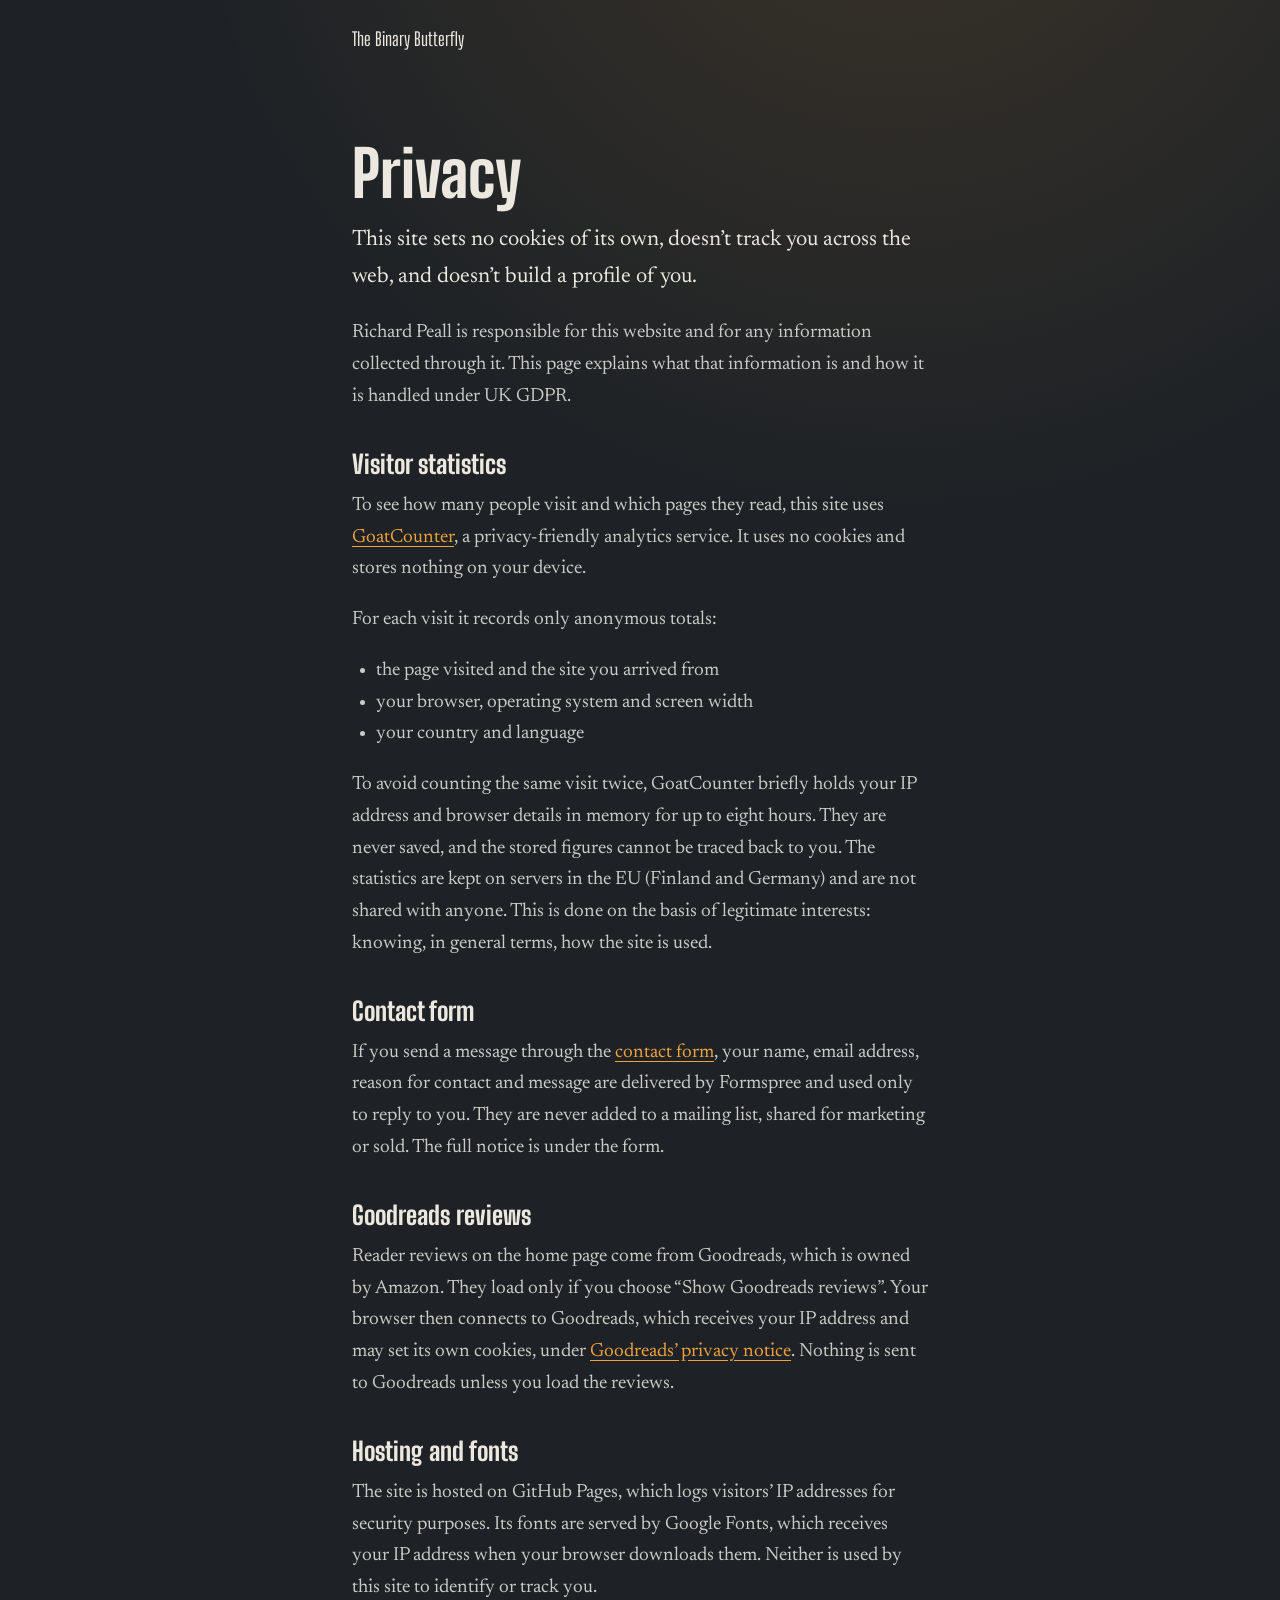
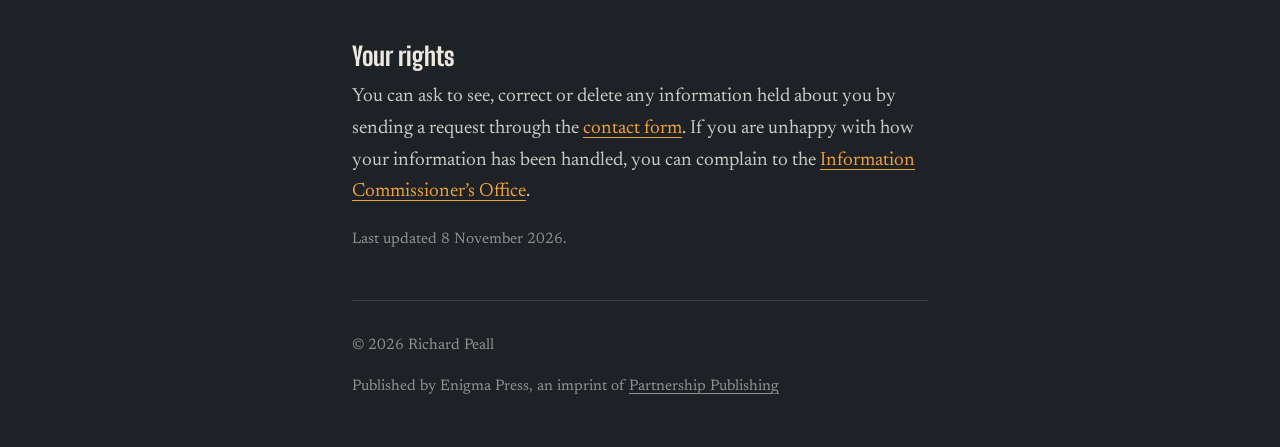
<file: privacy/index.html>
<!DOCTYPE html>
<html lang="en-GB">
<head>
<meta charset="utf-8">
<meta name="viewport" content="width=device-width, initial-scale=1">
<title>Privacy | The Binary Butterfly by Richard Peall</title>
<meta name="description" content="How thebinarybutterfly.online handles visitor data: cookie-free visitor statistics, the contact form, hosting and fonts.">
<link rel="canonical" href="https://thebinarybutterfly.online/privacy/">

<link rel="preconnect" href="https://fonts.googleapis.com">
<link rel="preconnect" href="https://fonts.gstatic.com" crossorigin>
<link href="https://fonts.googleapis.com/css2?family=Big+Shoulders+Display:wght@500;800&family=Newsreader:ital,opsz,wght@0,6..72,400;1,6..72,400&display=swap" rel="stylesheet">

<style>
:root {
  --concrete: #1E2226; --seam: #3A4046; --fog: #C9CCC6; --paper: #ECE8DF;
  --sodium: #F0A23B; --aurora: #6FC2B0; --muted: #8C9290;
  --display: "Big Shoulders Display", "Arial Narrow", "Helvetica Neue", sans-serif;
  --text: "Newsreader", Georgia, "Times New Roman", serif;
  --gutter: clamp(1.25rem, 5vw, 4rem);
}
*, *::before, *::after { box-sizing: border-box; }
body {
  margin: 0; color: var(--fog); font-family: var(--text);
  font-size: clamp(1.05rem, 1rem + .3vw, 1.2rem); line-height: 1.65;
  background: var(--concrete) radial-gradient(ellipse 80% 50% at 70% -10%, rgba(240,162,59,.14), transparent 70%) no-repeat;
}
a { color: var(--sodium); text-underline-offset: .2em; }
a:hover { color: var(--aurora); }
:focus-visible { outline: 2px solid var(--aurora); outline-offset: 3px; }
.wrap { max-width: 44rem; margin: 0 auto; padding: 0 var(--gutter); }
.top { padding: 1.5rem 0; font-family: var(--display); font-weight: 500; font-size: 1.15rem; }
.top a { color: var(--paper); text-decoration: none; }
.top a:hover { color: var(--sodium); }
h1, h2 { font-family: var(--display); color: var(--paper); line-height: 1; margin: 0; }
h1 { font-size: clamp(2.6rem, 2rem + 3vw, 4rem); font-weight: 800; margin: clamp(2rem, 6vw, 4rem) 0 1rem; }
h2 { font-size: 1.6rem; font-weight: 800; margin: 2.5rem 0 .75rem; }
p, ul { margin: 0 0 1em; }
ul { padding-left: 1.25em; }
.lead { font-size: 1.15em; color: var(--paper); }
.updated { color: var(--muted); font-size: .95rem; }
.foot { border-top: 1px solid var(--seam); margin-top: 3rem; padding: 2rem 0 3rem; font-size: .95rem; color: var(--muted); display: flex; justify-content: space-between; flex-wrap: wrap; gap: 1rem; }
.foot a { color: inherit; }
.foot a:hover { color: var(--sodium); }
</style>
</head>
<body>
<div class="wrap">
  <header class="top"><a href="../">The Binary Butterfly</a></header>

  <main>
    <h1>Privacy</h1>
    <p class="lead">This site sets no cookies of its own, doesn’t track you across the web, and doesn’t build a profile of you.</p>
    <p>Richard Peall is responsible for this website and for any information collected through it. This page explains what that information is and how it is handled under UK GDPR.</p>

    <h2>Visitor statistics</h2>
    <p>To see how many people visit and which pages they read, this site uses <a href="https://www.goatcounter.com/help/privacy" rel="noopener">GoatCounter</a>, a privacy-friendly analytics service. It uses no cookies and stores nothing on your device.</p>
    <p>For each visit it records only anonymous totals:</p>
    <ul>
      <li>the page visited and the site you arrived from</li>
      <li>your browser, operating system and screen width</li>
      <li>your country and language</li>
    </ul>
    <p>To avoid counting the same visit twice, GoatCounter briefly holds your IP address and browser details in memory for up to eight hours. They are never saved, and the stored figures cannot be traced back to you. The statistics are kept on servers in the EU (Finland and Germany) and are not shared with anyone. This is done on the basis of legitimate interests: knowing, in general terms, how the site is used.</p>

    <h2>Contact form</h2>
    <p>If you send a message through the <a href="../#contact">contact form</a>, your name, email address, reason for contact and message are delivered by Formspree and used only to reply to you. They are never added to a mailing list, shared for marketing or sold. The full notice is under the form.</p>

    <h2>Goodreads reviews</h2>
    <p>Reader reviews on the home page come from Goodreads, which is owned by Amazon. They load only if you choose “Show Goodreads reviews”. Your browser then connects to Goodreads, which receives your IP address and may set its own cookies, under <a href="https://www.goodreads.com/about/privacy" rel="noopener">Goodreads’ privacy notice</a>. Nothing is sent to Goodreads unless you load the reviews.</p>

    <h2>Hosting and fonts</h2>
    <p>The site is hosted on GitHub Pages, which logs visitors’ IP addresses for security purposes. Its fonts are served by Google Fonts, which receives your IP address when your browser downloads them. Neither is used by this site to identify or track you.</p>

    <h2>Your rights</h2>
    <p>You can ask to see, correct or delete any information held about you by sending a request through the <a href="../#contact">contact form</a>. If you are unhappy with how your information has been handled, you can complain to the <a href="https://ico.org.uk/make-a-complaint/" rel="noopener">Information Commissioner’s Office</a>.</p>

    <p class="updated">Last updated 8 November 2026.</p>
  </main>

  <footer class="foot">
    <span>© 2026 Richard Peall</span>
    <span>Published by Enigma Press, an imprint of <a href="https://www.partnershippublishing.co.uk/" rel="noopener">Partnership Publishing</a></span>
  </footer>
</div>
<script data-goatcounter="https://richpeall.goatcounter.com/count" async src="https://gc.zgo.at/count.js"></script>
</body>
</html>
</file>
